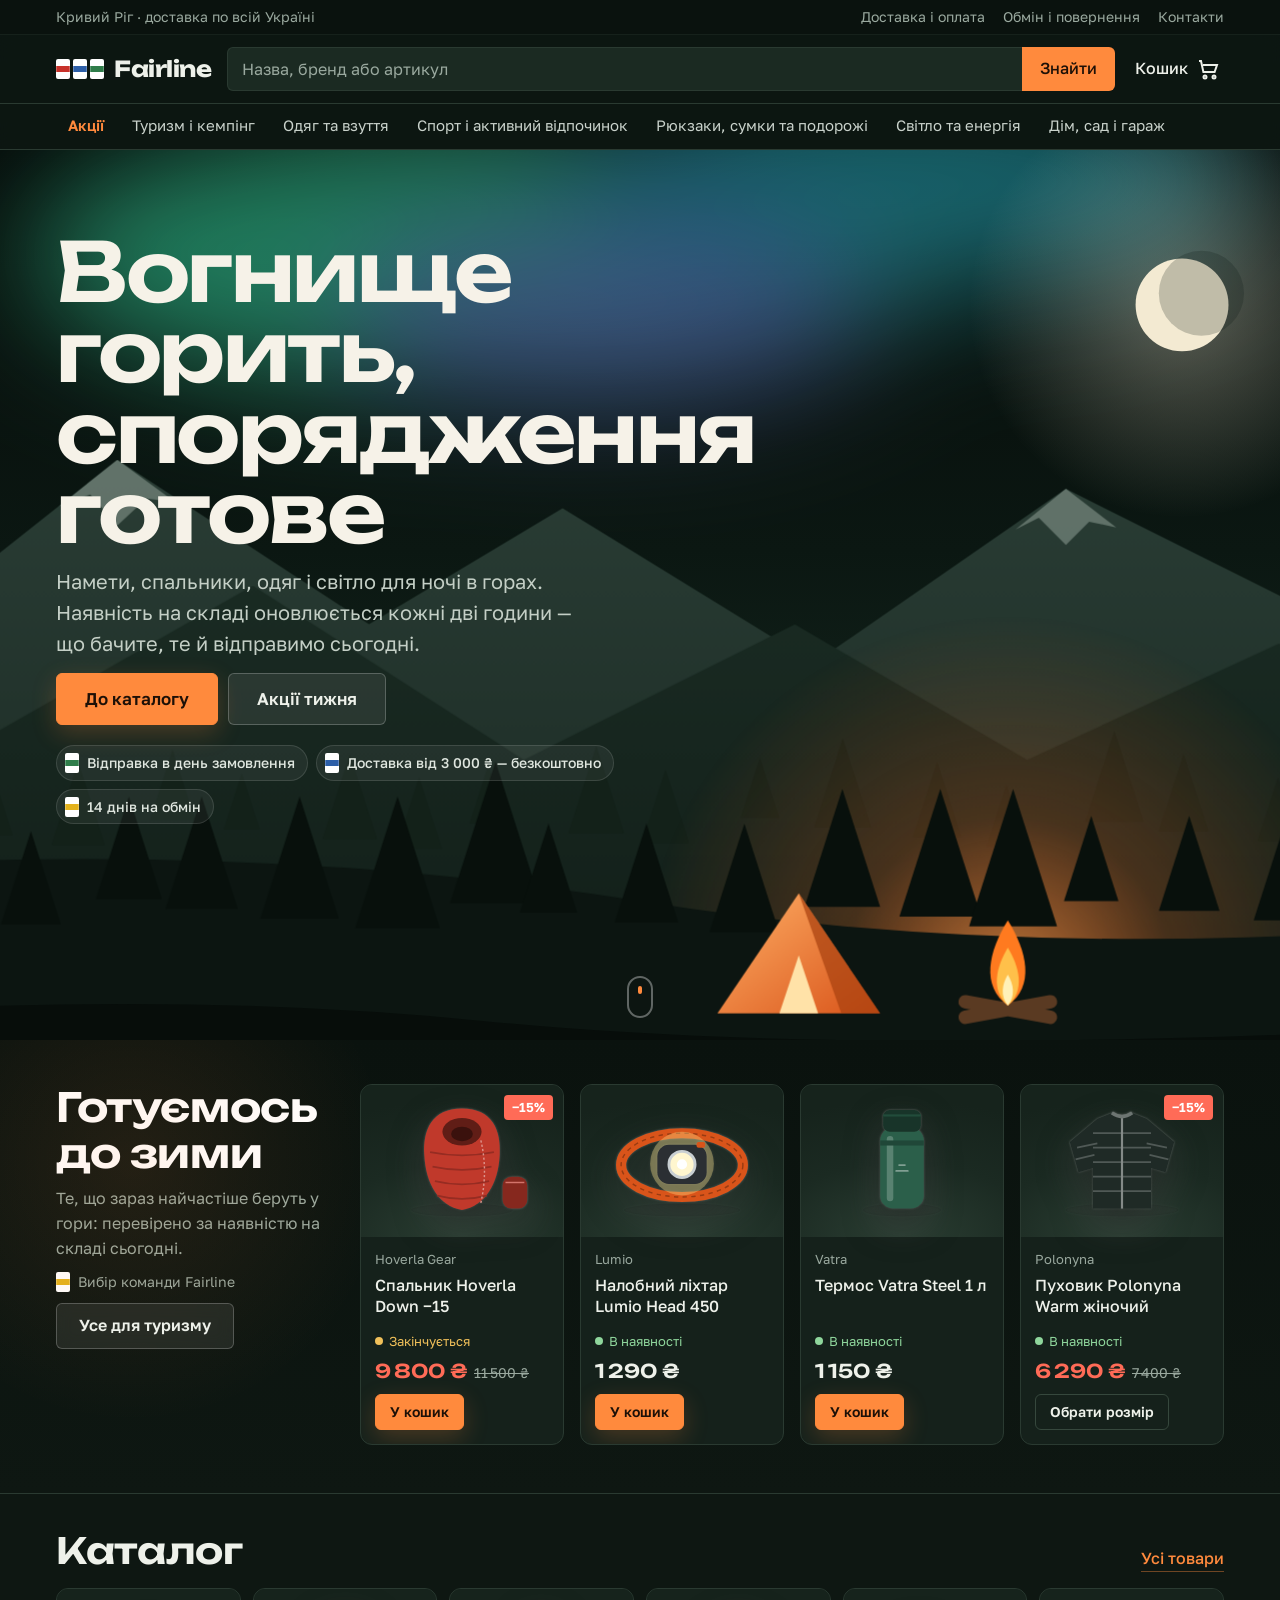
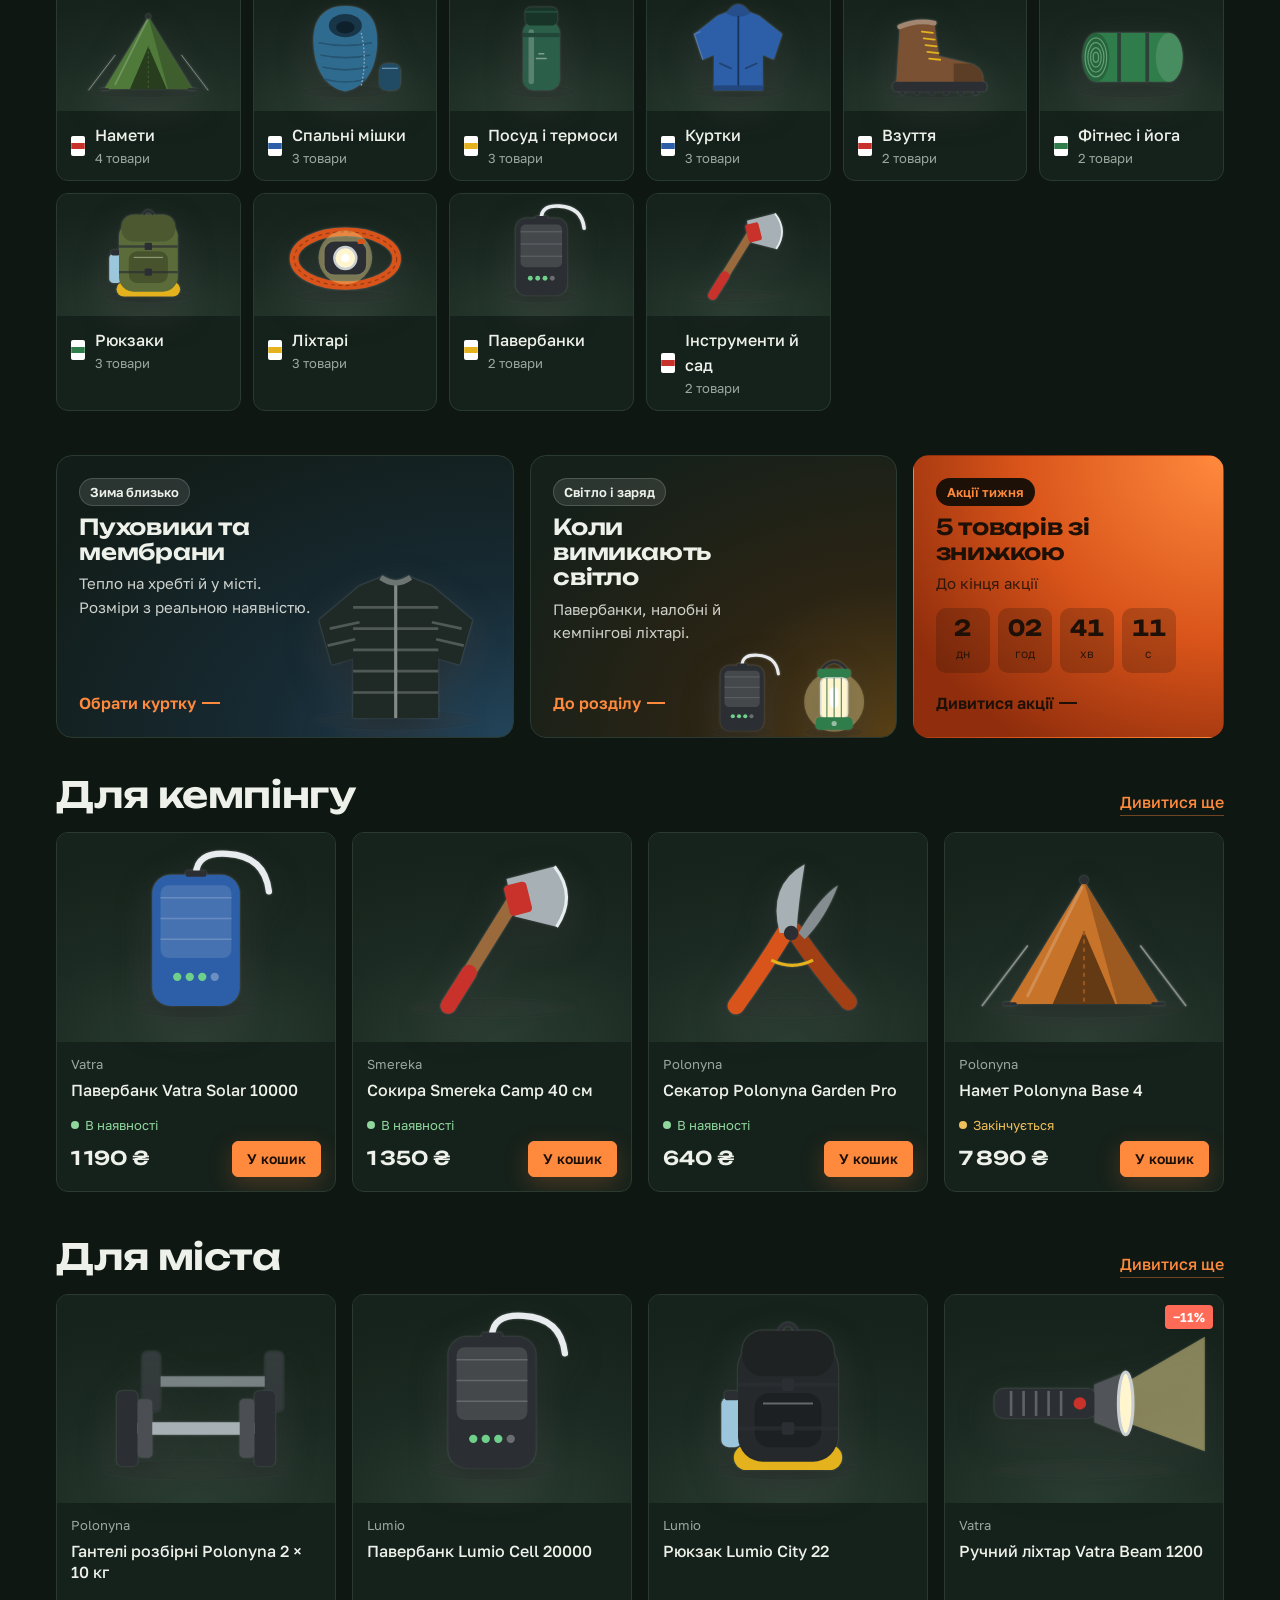
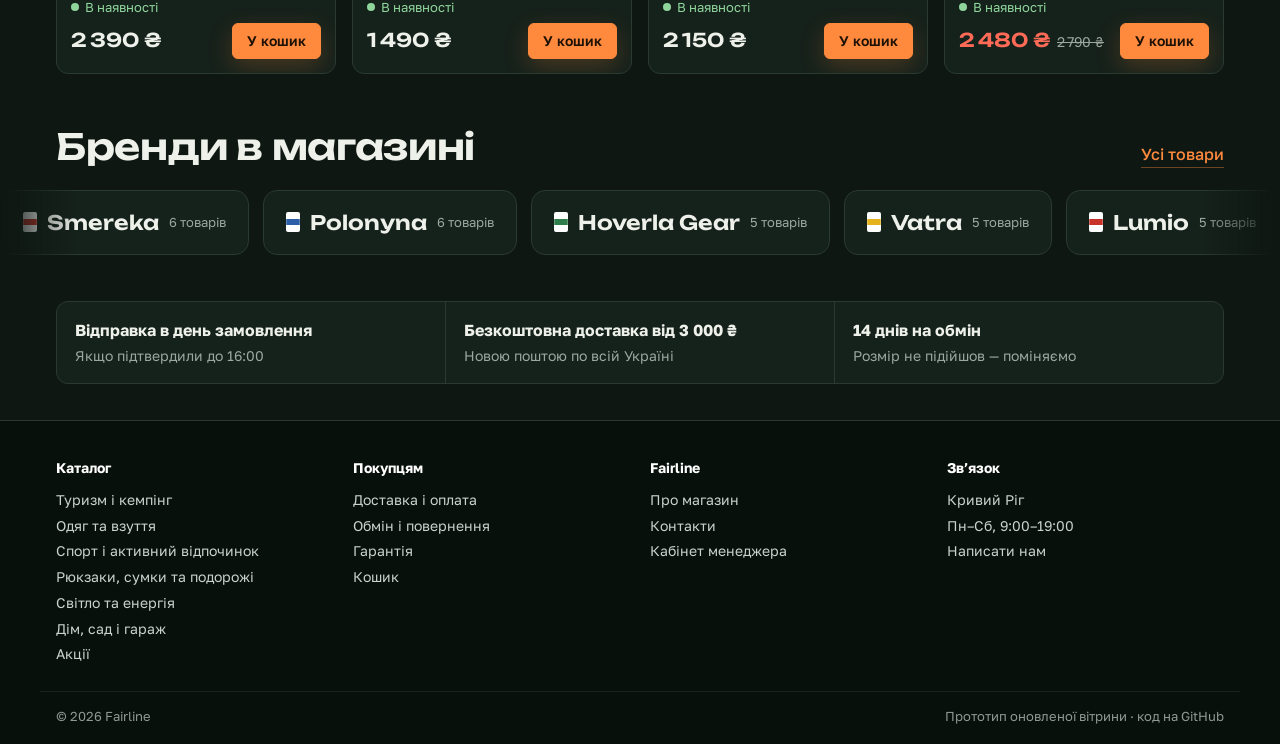
<file: index.html>
<!doctype html>
<html lang="uk">
<head>
<meta charset="utf-8">
<meta name="viewport" content="width=device-width, initial-scale=1">
<title>Fairline — спорядження для туризму та відпочинку</title>
<meta name="description" content="Fairline — спорядження для туризму, спорту, саду й дому. Доставка по Україні.">
<meta name="robots" content="noindex, nofollow">
<link rel="icon" href="data:image/svg+xml,%3Csvg xmlns='http://www.w3.org/2000/svg' viewBox='0 0 14 20'%3E%3Crect width='14' height='20' fill='%23fff'/%3E%3Crect y='6.6' width='14' height='6.8' fill='%23c8322b'/%3E%3C/svg%3E">
<link rel="preconnect" href="https://fonts.googleapis.com">
<link rel="preconnect" href="https://fonts.gstatic.com" crossorigin>
<link href="https://fonts.googleapis.com/css2?family=Golos+Text:wght@400;500;600&family=Unbounded:wght@500;600;700&display=swap" rel="stylesheet">
<link rel="stylesheet" href="assets/style.css">
</head>
<body data-page="home">
<div id="site-header"></div>
<main id="main">
<section class="hero" id="hero" aria-label="Fairline">
  <div class="hero__art" id="hero-art"></div>
  <div class="wrap hero__body">
    <div class="hero__card">
      <h1 class="hero__title"><span>Вогнище</span> <span>горить,</span> <span>спорядження</span> <span>готове</span></h1>
      <p class="hero__lead">Намети, спальники, одяг і світло для ночі в горах. Наявність на складі оновлюється кожні дві години — що бачите, те й відправимо сьогодні.</p>
      <div class="hero__actions"><a class="btn btn--lg" href="catalog.html?section=tourism">До каталогу</a><a class="btn btn--light btn--lg" href="catalog.html?sale=1">Акції тижня</a></div>
      <ul class="hero__facts">
        <li><i class="mark mark--green"></i>Відправка в день замовлення</li>
        <li><i class="mark mark--blue"></i>Доставка від 3 000 ₴ — безкоштовно</li>
        <li><i class="mark mark--yellow"></i>14 днів на обмін</li>
      </ul>
    </div>
  </div>
  <a class="hero__scroll" href="#season" aria-label="Гортати до добірки"></a>
</section>
<section class="season" id="season" aria-label="Сезонна добірка"></section>
<div class="wrap">
  <section class="section" data-reveal><div class="section__head"><h2>Каталог</h2><a href="catalog.html">Усі товари</a></div><div class="cats" id="cats"></div></section>
  <section class="promos" id="promos" aria-label="Пропозиції"></section>
  <div id="collections"></div>
</div>
<section class="brands" aria-label="Бренди" data-reveal>
  <div class="wrap section__head"><h2>Бренди в магазині</h2><a href="catalog.html">Усі товари</a></div>
  <div class="marquee" id="brands"></div>
</section>
<div class="wrap">
  <div class="strip" data-reveal>
    <a href="info.html?p=delivery"><b>Відправка в день замовлення</b><span>Якщо підтвердили до 16:00</span></a>
    <a href="info.html?p=delivery"><b>Безкоштовна доставка від 3 000 ₴</b><span>Новою поштою по всій Україні</span></a>
    <a href="info.html?p=returns"><b>14 днів на обмін</b><span>Розмір не підійшов — поміняємо</span></a>
  </div>
</div>
</main>
<div id="site-footer"></div>
<script src="assets/data.js"></script>
<script src="assets/art.js"></script>
<script src="assets/app.js"></script>
<script src="assets/motion.js"></script>

</body>
</html>
</file>
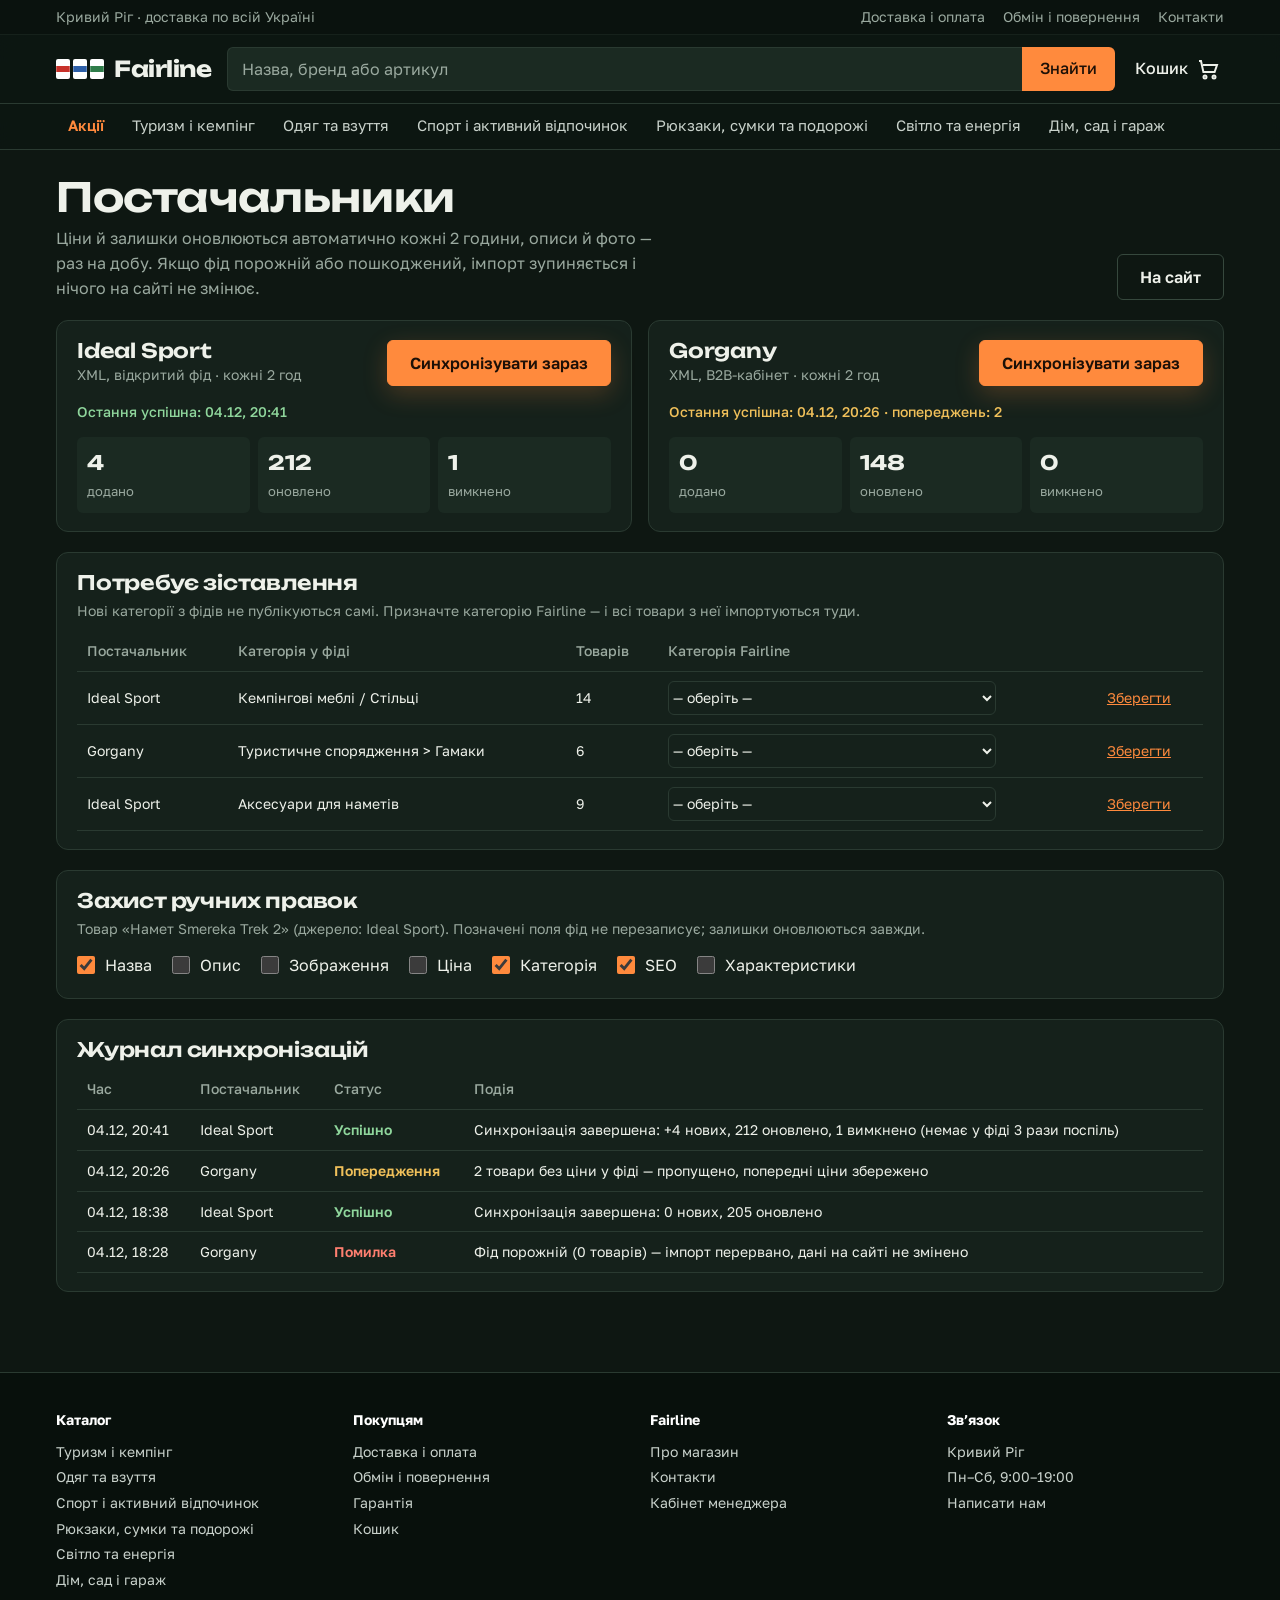
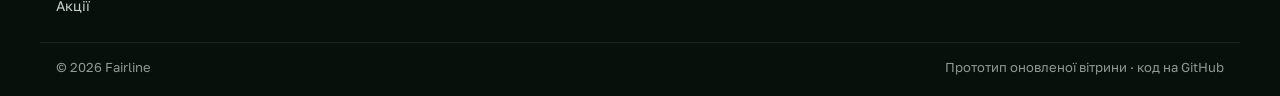
<file: admin.html>
<!doctype html>
<html lang="uk">
<head>
<meta charset="utf-8">
<meta name="viewport" content="width=device-width, initial-scale=1">
<title>Постачальники — Fairline</title>
<meta name="description" content="Fairline — спорядження для туризму, спорту, саду й дому. Доставка по Україні.">
<meta name="robots" content="noindex, nofollow">
<link rel="icon" href="data:image/svg+xml,%3Csvg xmlns='http://www.w3.org/2000/svg' viewBox='0 0 14 20'%3E%3Crect width='14' height='20' fill='%23fff'/%3E%3Crect y='6.6' width='14' height='6.8' fill='%23c8322b'/%3E%3C/svg%3E">
<link rel="preconnect" href="https://fonts.googleapis.com">
<link rel="preconnect" href="https://fonts.gstatic.com" crossorigin>
<link href="https://fonts.googleapis.com/css2?family=Golos+Text:wght@400;500;600&family=Unbounded:wght@500;600;700&display=swap" rel="stylesheet">
<link rel="stylesheet" href="assets/style.css">
</head>
<body data-page="admin">
<div id="site-header"></div>
<main id="main">
<div class="wrap admin" id="admin"></div>
</main>
<div id="site-footer"></div>
<script src="assets/data.js"></script>
<script src="assets/art.js"></script>
<script src="assets/app.js"></script>
<script src="assets/motion.js"></script>
<script src="assets/admin.js"></script>
</body>
</html>
</file>
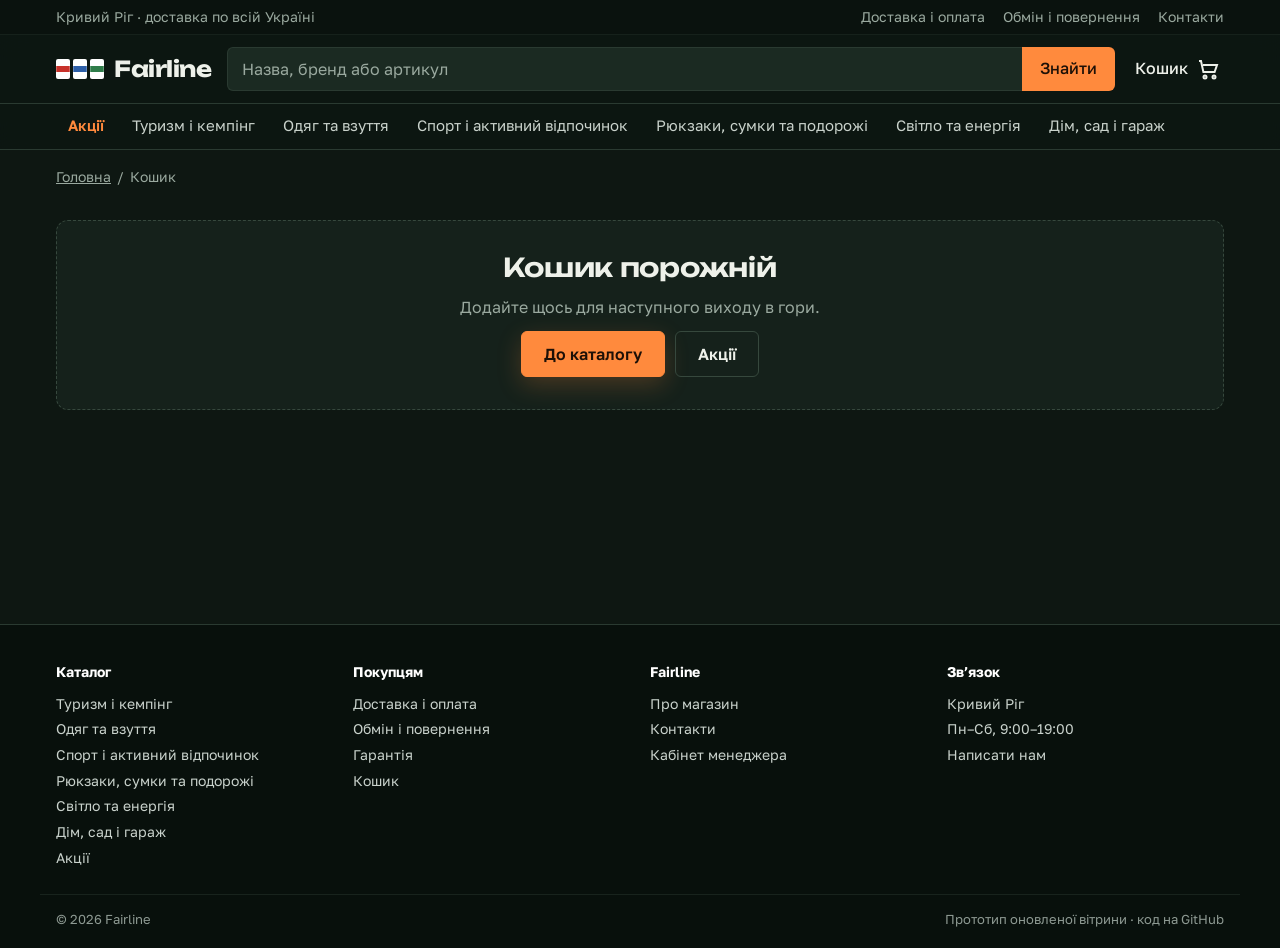
<file: cart.html>
<!doctype html>
<html lang="uk">
<head>
<meta charset="utf-8">
<meta name="viewport" content="width=device-width, initial-scale=1">
<title>Кошик — Fairline</title>
<meta name="description" content="Fairline — спорядження для туризму, спорту, саду й дому. Доставка по Україні.">
<meta name="robots" content="noindex, nofollow">
<link rel="icon" href="data:image/svg+xml,%3Csvg xmlns='http://www.w3.org/2000/svg' viewBox='0 0 14 20'%3E%3Crect width='14' height='20' fill='%23fff'/%3E%3Crect y='6.6' width='14' height='6.8' fill='%23c8322b'/%3E%3C/svg%3E">
<link rel="preconnect" href="https://fonts.googleapis.com">
<link rel="preconnect" href="https://fonts.gstatic.com" crossorigin>
<link href="https://fonts.googleapis.com/css2?family=Golos+Text:wght@400;500;600&family=Unbounded:wght@500;600;700&display=swap" rel="stylesheet">
<link rel="stylesheet" href="assets/style.css">
</head>
<body data-page="cart">
<div id="site-header"></div>
<main id="main">
<div class="wrap">
  <nav class="crumbs" aria-label="Навігація"><a href="index.html">Головна</a><span>/</span><span>Кошик</span></nav>
  <div id="cart"></div>
</div>
</main>
<div id="site-footer"></div>
<script src="assets/data.js"></script>
<script src="assets/art.js"></script>
<script src="assets/app.js"></script>
<script src="assets/motion.js"></script>

</body>
</html>
</file>
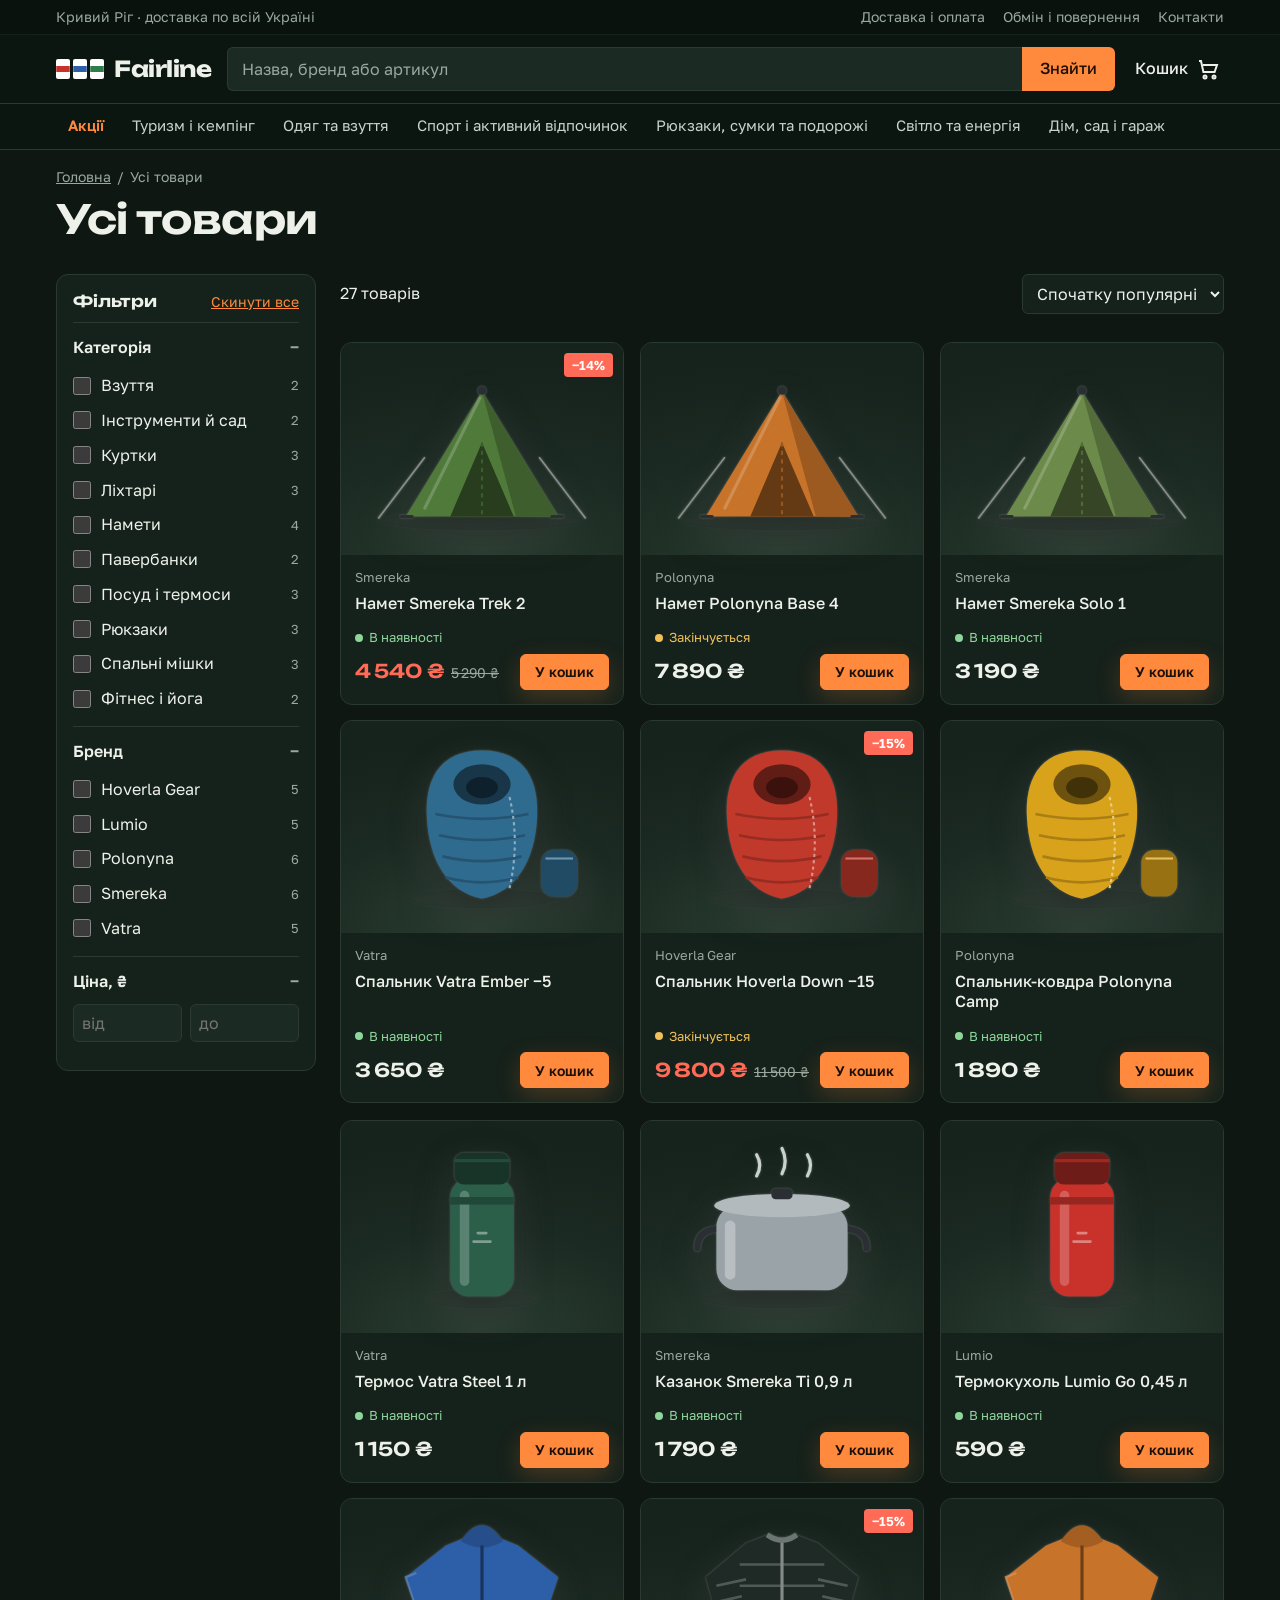
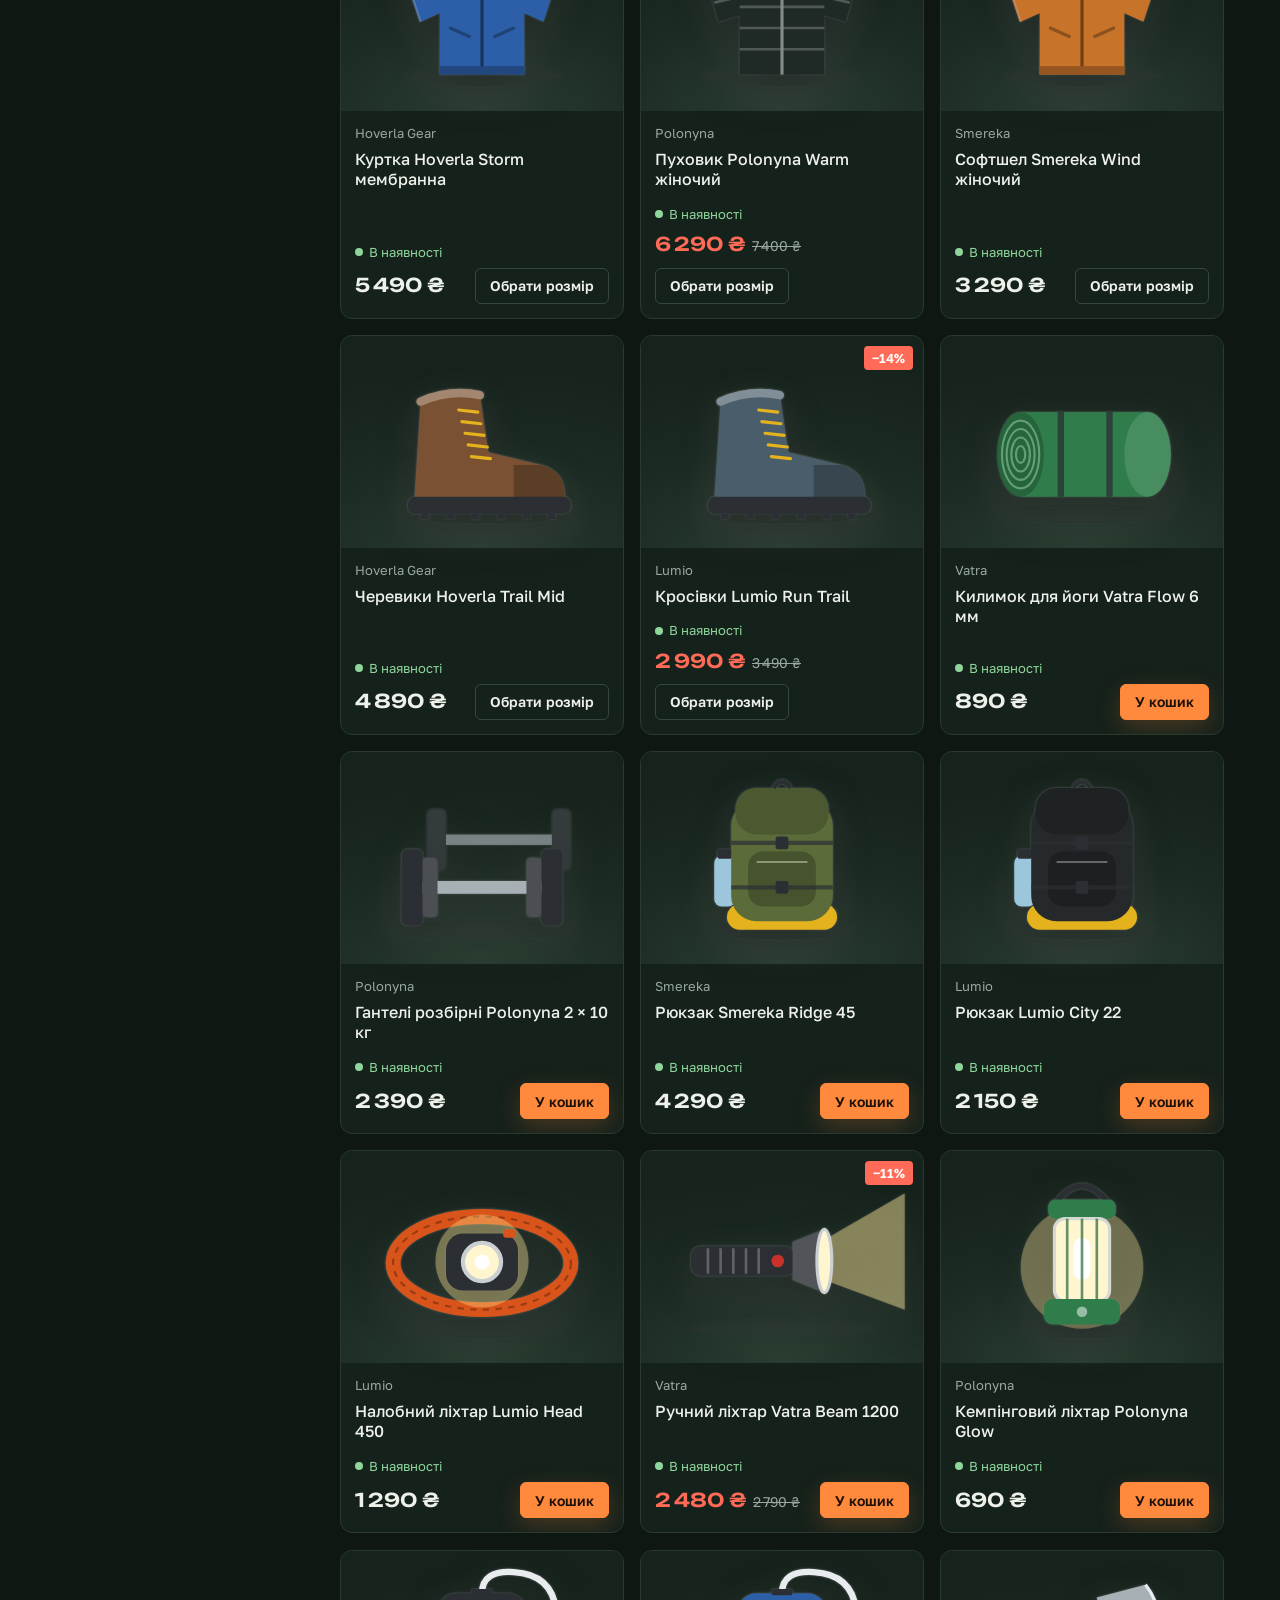
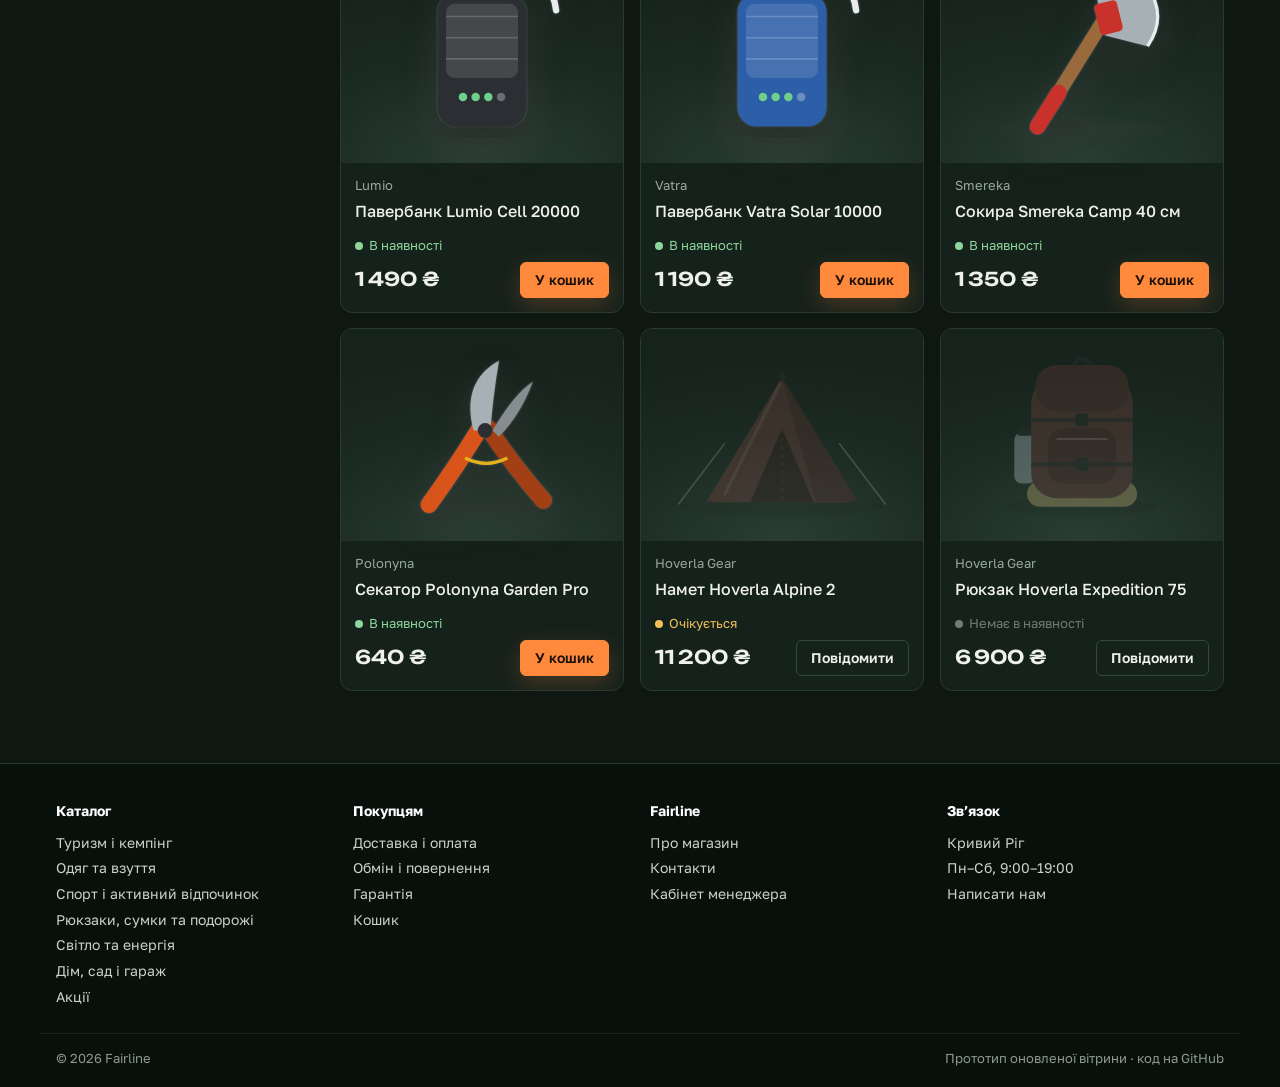
<file: catalog.html>
<!doctype html>
<html lang="uk">
<head>
<meta charset="utf-8">
<meta name="viewport" content="width=device-width, initial-scale=1">
<title>Каталог — Fairline</title>
<meta name="description" content="Fairline — спорядження для туризму, спорту, саду й дому. Доставка по Україні.">
<meta name="robots" content="noindex, nofollow">
<link rel="icon" href="data:image/svg+xml,%3Csvg xmlns='http://www.w3.org/2000/svg' viewBox='0 0 14 20'%3E%3Crect width='14' height='20' fill='%23fff'/%3E%3Crect y='6.6' width='14' height='6.8' fill='%23c8322b'/%3E%3C/svg%3E">
<link rel="preconnect" href="https://fonts.googleapis.com">
<link rel="preconnect" href="https://fonts.gstatic.com" crossorigin>
<link href="https://fonts.googleapis.com/css2?family=Golos+Text:wght@400;500;600&family=Unbounded:wght@500;600;700&display=swap" rel="stylesheet">
<link rel="stylesheet" href="assets/style.css">
</head>
<body data-page="catalog">
<div id="site-header"></div>
<main id="main">
<div class="wrap">
  <nav class="crumbs" id="crumbs" aria-label="Навігація"></nav>
  <div id="cat-head"></div>
  <div class="subcats" id="subcats"></div>
  <div class="catalog">
    <aside class="filters" id="filters" aria-label="Фільтри"></aside>
    <section>
      <div class="toolbar">
        <span id="found" aria-live="polite"></span>
        <span style="display:flex;gap:8px">
          <button class="btn btn--ghost filters-open" id="fopen">Фільтри</button>
          <label class="vh" for="sort">Сортування</label>
          <select id="sort"><option value="pop">Спочатку популярні</option><option value="cheap">Спочатку дешевші</option><option value="dear">Спочатку дорожчі</option><option value="new">Новинки</option></select>
        </span>
      </div>
      <div class="chips" id="chips"></div>
      <div id="list"></div>
    </section>
  </div>
</div>
</main>
<div id="site-footer"></div>
<script src="assets/data.js"></script>
<script src="assets/art.js"></script>
<script src="assets/app.js"></script>
<script src="assets/motion.js"></script>

</body>
</html>
</file>
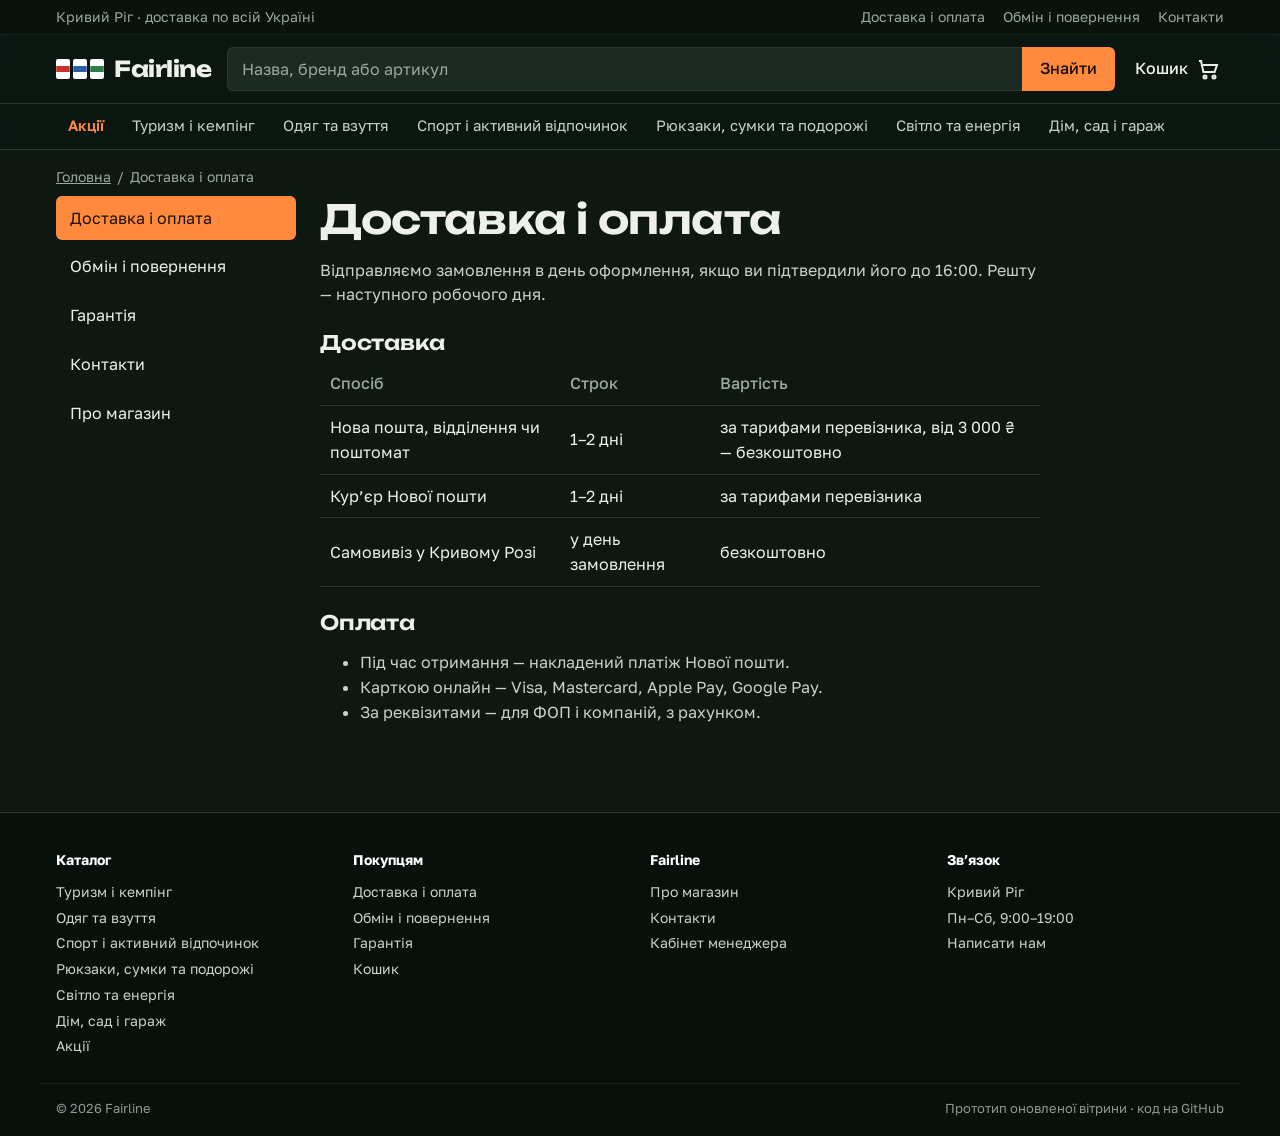
<file: info.html>
<!doctype html>
<html lang="uk">
<head>
<meta charset="utf-8">
<meta name="viewport" content="width=device-width, initial-scale=1">
<title>Покупцям — Fairline</title>
<meta name="description" content="Fairline — спорядження для туризму, спорту, саду й дому. Доставка по Україні.">
<meta name="robots" content="noindex, nofollow">
<link rel="icon" href="data:image/svg+xml,%3Csvg xmlns='http://www.w3.org/2000/svg' viewBox='0 0 14 20'%3E%3Crect width='14' height='20' fill='%23fff'/%3E%3Crect y='6.6' width='14' height='6.8' fill='%23c8322b'/%3E%3C/svg%3E">
<link rel="preconnect" href="https://fonts.googleapis.com">
<link rel="preconnect" href="https://fonts.gstatic.com" crossorigin>
<link href="https://fonts.googleapis.com/css2?family=Golos+Text:wght@400;500;600&family=Unbounded:wght@500;600;700&display=swap" rel="stylesheet">
<link rel="stylesheet" href="assets/style.css">
</head>
<body data-page="info">
<div id="site-header"></div>
<main id="main">
<div class="wrap">
  <nav class="crumbs" id="crumbs" aria-label="Навігація"></nav>
  <div class="info" id="info"></div>
</div>
</main>
<div id="site-footer"></div>
<script src="assets/data.js"></script>
<script src="assets/art.js"></script>
<script src="assets/app.js"></script>
<script src="assets/motion.js"></script>

</body>
</html>
</file>
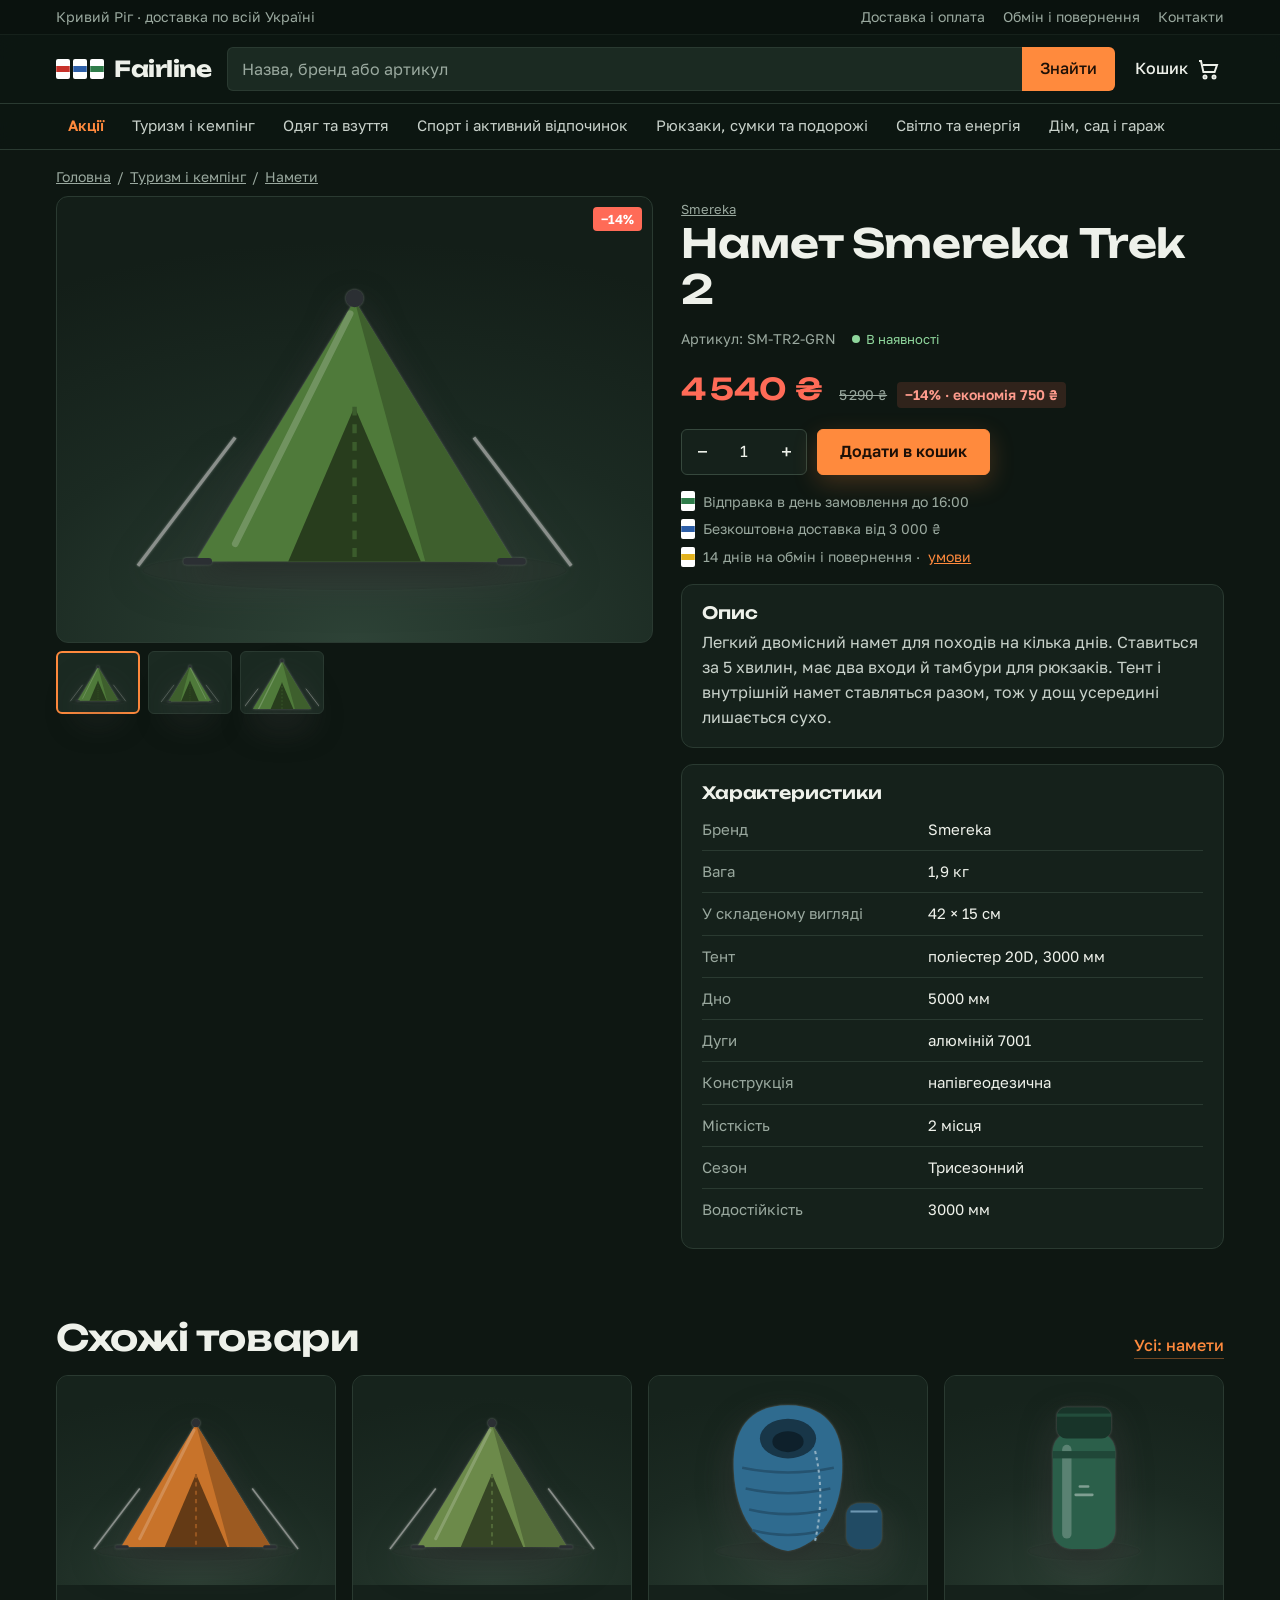
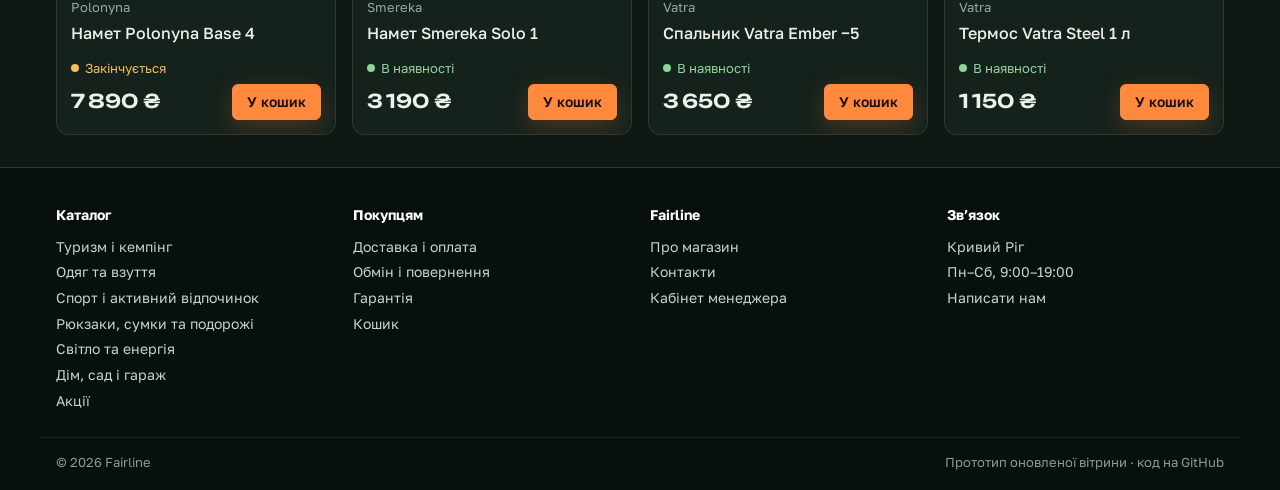
<file: product.html>
<!doctype html>
<html lang="uk">
<head>
<meta charset="utf-8">
<meta name="viewport" content="width=device-width, initial-scale=1">
<title>Товар — Fairline</title>
<meta name="description" content="Fairline — спорядження для туризму, спорту, саду й дому. Доставка по Україні.">
<meta name="robots" content="noindex, nofollow">
<link rel="icon" href="data:image/svg+xml,%3Csvg xmlns='http://www.w3.org/2000/svg' viewBox='0 0 14 20'%3E%3Crect width='14' height='20' fill='%23fff'/%3E%3Crect y='6.6' width='14' height='6.8' fill='%23c8322b'/%3E%3C/svg%3E">
<link rel="preconnect" href="https://fonts.googleapis.com">
<link rel="preconnect" href="https://fonts.gstatic.com" crossorigin>
<link href="https://fonts.googleapis.com/css2?family=Golos+Text:wght@400;500;600&family=Unbounded:wght@500;600;700&display=swap" rel="stylesheet">
<link rel="stylesheet" href="assets/style.css">
</head>
<body data-page="product">
<div id="site-header"></div>
<main id="main">
<div class="wrap">
  <nav class="crumbs" id="crumbs" aria-label="Навігація"></nav>
  <div class="product" id="product"></div>
  <div id="similar"></div>
</div>
</main>
<div id="site-footer"></div>
<script src="assets/data.js"></script>
<script src="assets/art.js"></script>
<script src="assets/app.js"></script>
<script src="assets/motion.js"></script>

</body>
</html>
</file>
<file: assets/style.css>
/* Fairline — оновлена вітрина.
   Мотив: туристичне маркування стежок (біла смуга — кольорова — біла).
   Кольори маркування = кольори розділів каталогу. */

:root {
  --page: #edf0ec;
  --surface: #ffffff;
  --soft: #f5f7f4;
  --ink: #16211b;
  --muted: #5b6760;
  --line: #d3d9d2;
  --spruce: #1f4a38;
  --spruce-2: #2b6249;
  --spruce-tint: #e3ece6;
  --blaze: #d9541a;
  --ok: #2f7d4a;
  --wait: #a66f00;
  --out: #8a8f8b;
  --err: #b42318;

  --mark-red: #c8322b;
  --mark-blue: #2d5fa8;
  --mark-green: #2f7d4a;
  --mark-yellow: #e3b21c;

  --f-display: 'Unbounded', 'Golos Text', system-ui, sans-serif;
  --f-body: 'Golos Text', system-ui, -apple-system, 'Segoe UI', sans-serif;

  --r-s: 6px;
  --r-m: 12px;
  --wrap: 1200px;
  color-scheme: light;
}

* { box-sizing: border-box; }
html { -webkit-text-size-adjust: 100%; scroll-behavior: smooth; }
@media (prefers-reduced-motion: reduce) { html { scroll-behavior: auto; } * { transition: none !important; } }
body { margin: 0; background: var(--page); color: var(--ink); font: 16px/1.55 var(--f-body); }
img, svg { display: block; max-width: 100%; }
a { color: inherit; }
button, input, select, textarea { font: inherit; color: inherit; }
:focus-visible { outline: 3px solid var(--mark-yellow); outline-offset: 2px; }
main { min-height: 50vh; }

.wrap { max-width: var(--wrap); margin: 0 auto; padding: 0 16px; }

h1, h2, h3 { font-family: var(--f-display); font-weight: 600; line-height: 1.15; margin: 0; letter-spacing: -0.01em; }
h1 { font-size: clamp(26px, 4vw, 40px); }
h2 { font-size: clamp(20px, 2.6vw, 26px); }
h3 { font-size: 17px; }

/* ---------- trail mark ---------- */
.mark {
  display: inline-block; flex: none; width: 14px; height: 20px;
  background: linear-gradient(#fff 0 33%, var(--c, var(--mark-red)) 33% 67%, #fff 67%);
  border: 1px solid rgba(0,0,0,.18); border-radius: 2px;
}
.mark--red { --c: var(--mark-red); }
.mark--blue { --c: var(--mark-blue); }
.mark--green { --c: var(--mark-green); }
.mark--yellow { --c: var(--mark-yellow); }

/* ---------- header ---------- */
.topbar { background: var(--spruce); color: #dfe9e2; font-size: 14px; }
.topbar .wrap { display: flex; gap: 24px; justify-content: space-between; padding-top: 6px; padding-bottom: 6px; }
.topbar a { text-decoration: none; }
.topbar a:hover { text-decoration: underline; }
.topbar nav { display: flex; gap: 18px; }

.header { background: var(--surface); border-bottom: 1px solid var(--line); position: sticky; top: 0; z-index: 30; }
.header__row { display: flex; align-items: center; gap: 16px; padding-top: 12px; padding-bottom: 12px; }
.logo { display: flex; align-items: center; gap: 10px; text-decoration: none; }
.logo__marks { display: flex; gap: 3px; }
.logo__text { font-family: var(--f-display); font-weight: 700; font-size: 22px; letter-spacing: -0.02em; }

.search { flex: 1; display: flex; min-width: 0; position: relative; }
.search input {
  flex: 1; min-width: 0; height: 44px; padding: 0 14px;
  border: 1.5px solid var(--line); border-right: 0; border-radius: var(--r-s) 0 0 var(--r-s); background: #fafbfa;
}
.search input:focus { border-color: var(--spruce); outline: none; }
.search button { height: 44px; padding: 0 18px; border: 0; border-radius: 0 var(--r-s) var(--r-s) 0; background: var(--spruce); color: #fff; cursor: pointer; font-weight: 500; }
.search button:hover { background: var(--spruce-2); }
.suggest {
  position: absolute; top: calc(100% + 4px); left: 0; right: 0; z-index: 35;
  background: var(--surface); border: 1px solid var(--line); border-radius: var(--r-m);
  box-shadow: 0 12px 32px rgba(16,32,24,.16); overflow: hidden;
}
.suggest a { display: flex; align-items: center; gap: 12px; padding: 8px 12px; text-decoration: none; }
.suggest a:hover, .suggest a.is-active { background: var(--spruce-tint); }
.suggest svg { width: 52px; height: 40px; flex: none; background: var(--soft); border-radius: 6px; }
.suggest small { display: block; color: var(--muted); }
.suggest__all { border-top: 1px solid var(--line); font-weight: 500; color: var(--spruce); }
.suggest__empty { padding: 12px; color: var(--muted); }

.cart-link { position: relative; display: flex; align-items: center; gap: 8px; text-decoration: none; font-weight: 500; padding: 8px 4px; }
.cart-link:hover { color: var(--spruce); }
.cart-link__count[hidden] { display: none; }
.cart-link__count {
  min-width: 20px; height: 20px; padding: 0 6px; border-radius: 10px;
  background: var(--blaze); color: #fff; font-size: 12px; font-weight: 600; display: inline-grid; place-items: center;
}

.nav { border-top: 1px solid var(--line); }
.nav ul { list-style: none; margin: 0; padding: 0; display: flex; gap: 4px; overflow-x: auto; scrollbar-width: none; }
.nav ul::-webkit-scrollbar { display: none; }
.nav a { display: block; padding: 10px 12px; text-decoration: none; white-space: nowrap; font-size: 15px; border-bottom: 2px solid transparent; }
.nav a:hover, .nav a[aria-current] { border-bottom-color: var(--spruce); }
.nav a.is-sale { color: var(--blaze); font-weight: 600; }

/* ---------- buttons ---------- */
.btn {
  display: inline-flex; align-items: center; justify-content: center; gap: 8px;
  height: 46px; padding: 0 22px; border-radius: var(--r-s);
  border: 1.5px solid var(--spruce); background: var(--spruce); color: #fff;
  font-weight: 600; text-decoration: none; cursor: pointer; white-space: nowrap;
}
.btn:hover { background: var(--spruce-2); border-color: var(--spruce-2); }
.btn--ghost { background: transparent; color: var(--spruce); }
.btn--ghost:hover { background: var(--spruce-tint); color: var(--spruce); }
.btn--light { background: #fff; border-color: #fff; color: var(--spruce); }
.btn--light:hover { background: var(--spruce-tint); border-color: var(--spruce-tint); }
.btn--sm { height: 36px; padding: 0 14px; font-size: 14px; }
.btn[disabled] { background: var(--out); border-color: var(--out); color: #fff; cursor: not-allowed; }
.linkbtn { background: none; border: 0; padding: 0; color: var(--spruce); text-decoration: underline; cursor: pointer; font-size: 14px; }
.iconbtn { width: 36px; height: 36px; border: 1px solid var(--line); border-radius: var(--r-s); background: var(--surface); cursor: pointer; display: grid; place-items: center; }
.iconbtn:hover { border-color: var(--spruce); }

/* ---------- product card ---------- */
.grid { display: grid; gap: 16px; grid-template-columns: repeat(auto-fill, minmax(220px, 1fr)); }
.card {
  position: relative; display: flex; flex-direction: column;
  background: var(--surface); border: 1px solid var(--line); border-radius: var(--r-m); overflow: hidden;
}
.card:hover { border-color: var(--spruce); }
.card__link { text-decoration: none; display: flex; flex-direction: column; flex: 1; }
.card__link::after { content: ''; position: absolute; inset: 0; } /* уся картка клікабельна */
.card__img { aspect-ratio: 4 / 3; background: var(--soft); display: grid; place-items: center; padding: 8px 14px; }
.card__img svg { width: 100%; height: 100%; }
.card__body { padding: 12px 14px 14px; display: flex; flex-direction: column; gap: 6px; flex: 1; }
.card__brand { font-size: 13px; color: var(--muted); }
.card__name { font-weight: 500; line-height: 1.3; }
.card__foot { margin-top: auto; display: flex; align-items: center; justify-content: space-between; gap: 8px; flex-wrap: wrap; }
.card__buy { position: relative; z-index: 1; } /* над посиланням картки */
.card__pin { position: absolute; top: 10px; left: 10px; z-index: 1; }
.card.is-out .card__img svg { opacity: .45; filter: grayscale(.6); }
.discount { position: absolute; top: 10px; right: 10px; z-index: 1; background: var(--blaze); color: #fff; font-weight: 600; font-size: 13px; padding: 2px 8px; border-radius: 4px; }

.price { font-family: var(--f-display); font-weight: 600; font-size: 19px; white-space: nowrap; }
.price--sale { color: var(--blaze); }
.price-old { color: var(--muted); text-decoration: line-through; font-size: 14px; margin-left: 6px; white-space: nowrap; }

.stock { font-size: 13px; display: inline-flex; align-items: center; gap: 6px; white-space: nowrap; }
.stock::before { content: ''; width: 8px; height: 8px; border-radius: 50%; background: currentColor; }
.stock--in { color: var(--ok); }
.stock--low { color: var(--wait); }
.stock--wait { color: var(--wait); }
.stock--out { color: var(--out); }

/* ---------- home ---------- */
.hero { position: relative; overflow: hidden; background: #f2e6cf; min-height: 380px; display: flex; align-items: center; }
.hero__art { position: absolute; inset: 0; }
.hero__art svg { width: 100%; height: 100%; }
.hero__body { position: relative; padding-top: 48px; padding-bottom: 120px; width: 100%; }
.hero__card { max-width: 520px; display: flex; flex-direction: column; gap: 14px; }
.hero h1 { font-size: clamp(30px, 5vw, 52px); color: var(--spruce); }
.hero p { margin: 0; font-size: 18px; color: #2c3b33; max-width: 40ch; }
.hero__actions { display: flex; gap: 10px; flex-wrap: wrap; }

.season { background: var(--spruce); color: #fff; }
.season__inner { display: grid; gap: 24px; grid-template-columns: 1fr; padding-top: 32px; padding-bottom: 36px; }
.season__head { display: flex; flex-direction: column; gap: 10px; max-width: 46ch; }
.season__head p { margin: 0; color: #cfe0d5; }
.season__note { font-size: 14px; color: #a9c4b3; display: flex; align-items: center; gap: 8px; }
.season .card { color: var(--ink); border-color: transparent; }
.season .grid { grid-template-columns: repeat(auto-fill, minmax(190px, 1fr)); }
@media (min-width: 1100px) { .season .grid { grid-template-columns: repeat(4, 1fr); } }
@media (min-width: 960px) { .season__inner { grid-template-columns: 280px 1fr; align-items: start; padding-top: 44px; padding-bottom: 48px; } }

.section { padding: 36px 0 8px; }
.section__head { display: flex; justify-content: space-between; align-items: baseline; gap: 16px; margin-bottom: 16px; }
.section__head a { color: var(--spruce); font-weight: 500; }

.cats { display: grid; gap: 12px; grid-template-columns: repeat(auto-fill, minmax(180px, 1fr)); }
.cat-tile {
  display: flex; flex-direction: column; background: var(--surface); border: 1px solid var(--line);
  border-radius: var(--r-m); text-decoration: none; overflow: hidden;
}
.cat-tile:hover { border-color: var(--spruce); }
.cat-tile__img { background: var(--soft); aspect-ratio: 16 / 10; padding: 6px 18px; }
.cat-tile__img svg { width: 100%; height: 100%; }
.cat-tile__name { display: flex; align-items: center; gap: 10px; padding: 12px 14px; font-weight: 500; }
.cat-tile__name small { display: block; color: var(--muted); font-weight: 400; font-size: 13px; }

.strip { display: grid; gap: 1px; background: var(--line); border: 1px solid var(--line); border-radius: var(--r-m); overflow: hidden; grid-template-columns: repeat(auto-fit, minmax(220px, 1fr)); margin: 36px 0; }
.strip > a { background: var(--surface); padding: 16px 18px; text-decoration: none; }
.strip > a:hover { background: var(--spruce-tint); }
.strip b { display: block; }
.strip span { color: var(--muted); font-size: 14px; }

/* ---------- breadcrumbs ---------- */
.crumbs { font-size: 14px; color: var(--muted); padding: 16px 0 8px; display: flex; flex-wrap: wrap; gap: 6px; }
.crumbs a { color: var(--muted); }

/* ---------- catalog ---------- */
.catalog { display: grid; gap: 24px; grid-template-columns: 1fr; padding-bottom: 48px; }
@media (min-width: 900px) { .catalog { grid-template-columns: 260px 1fr; } }
.cat-title { display: flex; align-items: center; gap: 12px; margin-bottom: 6px; }
.subcats { display: flex; flex-wrap: wrap; gap: 8px; margin: 14px 0 18px; }
.subcats a { padding: 6px 12px; border: 1px solid var(--line); border-radius: 999px; background: var(--surface); text-decoration: none; font-size: 14px; display: inline-flex; align-items: center; gap: 8px; }
.subcats a:hover { border-color: var(--spruce); }
.subcats a[aria-current] { background: var(--spruce); border-color: var(--spruce); color: #fff; }

.toolbar { display: flex; justify-content: space-between; align-items: center; gap: 12px; margin-bottom: 14px; flex-wrap: wrap; }
.toolbar select { height: 40px; border: 1px solid var(--line); border-radius: var(--r-s); background: var(--surface); padding: 0 10px; }
.chips { display: flex; flex-wrap: wrap; gap: 6px; margin-bottom: 14px; }
.chip { display: inline-flex; align-items: center; gap: 6px; padding: 4px 10px; border-radius: 999px; background: #dfe8e1; border: 0; cursor: pointer; font-size: 14px; }
.chip::after { content: '×'; font-size: 16px; line-height: 1; color: var(--muted); }

.filters { background: var(--surface); border: 1px solid var(--line); border-radius: var(--r-m); padding: 6px 16px 16px; align-self: start; }
.filters__head { display: flex; justify-content: space-between; align-items: center; padding: 10px 0; gap: 8px; }
.filters__head h3 { font-size: 16px; }
.fgroup { border-top: 1px solid var(--line); padding: 12px 0; }
.fgroup > summary { cursor: pointer; font-weight: 600; list-style: none; display: flex; justify-content: space-between; }
.fgroup > summary::-webkit-details-marker { display: none; }
.fgroup > summary::after { content: '+'; color: var(--muted); }
.fgroup[open] > summary::after { content: '−'; }
.fgroup ul { list-style: none; margin: 10px 0 0; padding: 0; display: grid; gap: 4px; }
.fopt { display: flex; align-items: center; gap: 10px; cursor: pointer; padding: 3px 0; }
.fopt input { width: 18px; height: 18px; accent-color: var(--spruce); margin: 0; flex: none; }
.fopt .n { margin-left: auto; color: var(--muted); font-size: 13px; }
.prange { display: flex; gap: 8px; margin-top: 10px; }
.prange input { width: 100%; height: 38px; border: 1px solid var(--line); border-radius: var(--r-s); padding: 0 8px; }

.filters-open { display: none; }
.filters__close, .filters__apply { display: none; }
@media (max-width: 899px) {
  .filters-open { display: inline-flex; height: 40px; }
  .filters {
    position: fixed; inset: 0 0 0 auto; width: min(360px, 92vw); z-index: 50;
    border-radius: 0; overflow-y: auto; transform: translateX(100%); visibility: hidden;
    transition: transform .25s ease, visibility .25s; padding-bottom: 88px;
  }
  .filters.is-open { transform: none; visibility: visible; box-shadow: -12px 0 40px rgba(0,0,0,.25); }
  .filters__close { display: inline-block; }
  .filters__apply { display: flex; position: fixed; bottom: 0; right: 0; width: min(360px, 92vw); padding: 12px 16px; background: var(--surface); border-top: 1px solid var(--line); }
  .filters__apply .btn { flex: 1; }
  .scrim { position: fixed; inset: 0; background: rgba(10,20,15,.45); z-index: 49; }
}

.empty { background: var(--surface); border: 1px dashed var(--line); border-radius: var(--r-m); padding: 32px; text-align: center; display: grid; gap: 12px; justify-items: center; }
.empty p { margin: 0; color: var(--muted); }

/* ---------- product ---------- */
.product { display: grid; gap: 28px; grid-template-columns: 1fr; padding-bottom: 32px; }
@media (min-width: 900px) { .product { grid-template-columns: 1.1fr 1fr; } }
.gallery__main { background: var(--surface); border: 1px solid var(--line); border-radius: var(--r-m); aspect-ratio: 4 / 3; display: grid; place-items: center; padding: 24px; position: relative; }
.gallery__main svg { width: 100%; height: 100%; }
.thumbs { display: flex; gap: 8px; margin-top: 8px; }
.thumbs button { width: 84px; aspect-ratio: 4 / 3; border: 1px solid var(--line); background: var(--surface); border-radius: var(--r-s); padding: 4px; cursor: pointer; }
.thumbs button svg { width: 100%; height: 100%; }
.thumbs button[aria-pressed='true'] { border: 2px solid var(--spruce); }

.buy { display: flex; flex-direction: column; gap: 16px; }
.buy__meta { display: flex; gap: 16px; flex-wrap: wrap; color: var(--muted); font-size: 14px; }
.buy__price { display: flex; align-items: baseline; gap: 10px; flex-wrap: wrap; }
.buy__price .price { font-size: 30px; }
.save { background: #fbe5da; color: #9a3a10; font-weight: 600; font-size: 14px; padding: 2px 8px; border-radius: 4px; }
.perks { list-style: none; margin: 0; padding: 0; display: grid; gap: 6px; font-size: 14px; color: var(--muted); }
.perks li { display: flex; gap: 8px; align-items: center; }

.sizes { display: flex; flex-wrap: wrap; gap: 8px; }
.size { min-width: 52px; height: 44px; padding: 0 12px; border-radius: var(--r-s); border: 1.5px solid var(--line); background: var(--surface); cursor: pointer; font-weight: 500; }
.size:hover:not(:disabled) { border-color: var(--spruce); }
.size[aria-pressed='true'] { border-color: var(--spruce); background: var(--spruce); color: #fff; }
.size:disabled { color: var(--out); background: #f2f3f2; cursor: not-allowed; text-decoration: line-through; }
.hint { font-size: 14px; color: var(--muted); margin: 0 0 8px; }
.hint--warn { color: var(--blaze); font-weight: 500; }

.qty-row { display: flex; gap: 10px; flex-wrap: wrap; }
.qty { display: inline-flex; border: 1.5px solid var(--line); border-radius: var(--r-s); background: var(--surface); height: 46px; }
.qty button { width: 40px; border: 0; background: none; cursor: pointer; font-size: 20px; }
.qty button:hover { color: var(--spruce); }
.qty input { width: 44px; text-align: center; border: 0; background: none; }
.qty--sm { height: 36px; }
.qty--sm button { width: 32px; }
.qty--sm input { width: 34px; }

.panel { background: var(--surface); border: 1px solid var(--line); border-radius: var(--r-m); padding: 18px 20px; }
.specs { width: 100%; border-collapse: collapse; font-size: 15px; }
.specs th, .specs td { text-align: left; padding: 9px 0; border-bottom: 1px solid var(--line); vertical-align: top; }
.specs th { font-weight: 400; color: var(--muted); width: 45%; padding-right: 12px; }
.specs tr:last-child th, .specs tr:last-child td { border-bottom: 0; }
.desc p { margin: 8px 0 0; max-width: 68ch; }

.toast { position: fixed; left: 50%; bottom: 20px; transform: translateX(-50%); background: var(--ink); color: #fff; padding: 12px 18px; border-radius: var(--r-s); z-index: 80; display: flex; gap: 14px; align-items: center; max-width: calc(100vw - 32px); }
.toast a { color: #ffd38a; font-weight: 600; white-space: nowrap; }

/* ---------- cart & checkout ---------- */
.cartpage { display: grid; gap: 24px; grid-template-columns: 1fr; padding-bottom: 48px; }
@media (min-width: 960px) { .cartpage { grid-template-columns: 1fr 380px; align-items: start; } }
.cart-items { display: grid; gap: 10px; }
.citem { display: grid; grid-template-columns: 96px 1fr auto; gap: 14px; align-items: center; background: var(--surface); border: 1px solid var(--line); border-radius: var(--r-m); padding: 10px 14px 10px 10px; }
.citem__img { background: var(--soft); border-radius: var(--r-s); aspect-ratio: 4 / 3; padding: 4px; }
.citem__img svg { width: 100%; height: 100%; }
.citem__name { font-weight: 500; text-decoration: none; }
.citem__name:hover { color: var(--spruce); text-decoration: underline; }
.citem__meta { font-size: 14px; color: var(--muted); }
.citem__side { display: flex; flex-direction: column; align-items: flex-end; gap: 8px; }
.citem__row { display: flex; gap: 10px; align-items: center; margin-top: 6px; flex-wrap: wrap; }
@media (max-width: 560px) { .citem { grid-template-columns: 72px 1fr; } .citem__side { grid-column: 1 / -1; flex-direction: row; justify-content: space-between; align-items: center; } }

.summary { position: sticky; top: 140px; display: grid; gap: 14px; }
.summary__row { display: flex; justify-content: space-between; gap: 12px; }
.summary__total { font-family: var(--f-display); font-weight: 600; font-size: 22px; border-top: 1px solid var(--line); padding-top: 12px; }

.form { display: grid; gap: 14px; }
.field { display: grid; gap: 6px; }
.field label { font-weight: 500; font-size: 15px; }
.field input, .field select, .field textarea { height: 44px; border: 1.5px solid var(--line); border-radius: var(--r-s); padding: 0 12px; background: #fafbfa; }
.field textarea { height: 84px; padding: 10px 12px; resize: vertical; }
.field input:focus, .field select:focus, .field textarea:focus { border-color: var(--spruce); outline: none; }
.field.has-error input, .field.has-error select { border-color: var(--err); }
.field__err { color: var(--err); font-size: 13px; }
.radios { display: grid; gap: 8px; }
.radio { display: flex; gap: 10px; align-items: flex-start; padding: 10px 12px; border: 1.5px solid var(--line); border-radius: var(--r-s); cursor: pointer; background: #fafbfa; }
.radio:has(input:checked) { border-color: var(--spruce); background: var(--spruce-tint); }
.radio input { accent-color: var(--spruce); margin-top: 4px; }
.radio small { display: block; color: var(--muted); }
.row2 { display: grid; gap: 14px; grid-template-columns: 1fr; }
@media (min-width: 640px) { .row2 { grid-template-columns: 1fr 1fr; } }

.success { text-align: center; display: grid; gap: 14px; justify-items: center; padding: 48px 20px; }
.success__badge { width: 64px; height: 64px; border-radius: 50%; background: var(--spruce-tint); display: grid; place-items: center; }

/* ---------- info ---------- */
.info { display: grid; gap: 24px; grid-template-columns: 1fr; padding-bottom: 48px; }
@media (min-width: 900px) { .info { grid-template-columns: 240px 1fr; } }
.info__nav { display: grid; gap: 4px; align-self: start; }
.info__nav a { padding: 10px 14px; border-radius: var(--r-s); text-decoration: none; }
.info__nav a:hover { background: var(--surface); }
.info__nav a[aria-current] { background: var(--spruce); color: #fff; }
.info__body { max-width: 72ch; }
.info__body h2 { margin: 24px 0 8px; font-size: 20px; }
.info__body p, .info__body li { color: #2c3b33; }
.info__body table { width: 100%; border-collapse: collapse; margin: 8px 0; }
.info__body th, .info__body td { text-align: left; padding: 9px 10px; border-bottom: 1px solid var(--line); }
.info__body th { color: var(--muted); font-weight: 500; }

/* ---------- admin ---------- */
.admin { padding-top: 24px; padding-bottom: 56px; display: grid; gap: 20px; grid-template-columns: minmax(0, 1fr); }
.admin__head { display: flex; justify-content: space-between; align-items: end; gap: 16px; flex-wrap: wrap; }
.admin__head p { margin: 6px 0 0; color: var(--muted); max-width: 62ch; }
.suppliers { display: grid; gap: 16px; grid-template-columns: repeat(auto-fit, minmax(300px, 1fr)); }
.sup { display: flex; flex-direction: column; gap: 14px; }
.sup__top { display: flex; justify-content: space-between; align-items: center; gap: 12px; flex-wrap: wrap; }
.sup__stats { display: grid; grid-template-columns: repeat(3, 1fr); gap: 8px; }
.sup__stats div { background: var(--soft); border-radius: var(--r-s); padding: 10px; }
.sup__stats b { display: block; font-family: var(--f-display); font-size: 20px; }
.sup__stats span { font-size: 13px; color: var(--muted); }
.status { font-size: 14px; font-weight: 500; }
.status--ok { color: var(--ok); }
.status--run { color: var(--wait); }
.status--warn { color: var(--wait); }
.tbl-wrap { overflow-x: auto; }
.tbl { width: 100%; border-collapse: collapse; font-size: 14px; min-width: 560px; }
.tbl th, .tbl td { text-align: left; padding: 9px 10px; border-bottom: 1px solid var(--line); }
.tbl th { color: var(--muted); font-weight: 500; }
.tbl select { height: 34px; border: 1px solid var(--line); border-radius: var(--r-s); background: var(--surface); }
.lvl { font-weight: 600; }
.lvl--ok { color: var(--ok); }
.lvl--warn { color: var(--wait); }
.lvl--err { color: var(--err); }

/* ---------- footer ---------- */
.footer { background: var(--ink); color: #c9d2cc; margin-top: 24px; font-size: 14px; }
.footer__grid { display: grid; gap: 20px; grid-template-columns: repeat(auto-fit, minmax(200px, 1fr)); padding-top: 36px; padding-bottom: 24px; }
.footer b { color: #fff; display: block; margin-bottom: 8px; }
.footer a { color: #c9d2cc; text-decoration: none; display: block; padding: 2px 0; }
.footer a:hover { color: #fff; text-decoration: underline; }
.footer__bottom { border-top: 1px solid #2c3a32; padding-top: 14px; padding-bottom: 18px; display: flex; justify-content: space-between; gap: 12px; flex-wrap: wrap; color: #8e9a93; font-size: 13px; }
.footer__bottom a { display: inline; color: #8e9a93; }

.vh { position: absolute; width: 1px; height: 1px; overflow: hidden; clip: rect(0 0 0 0); white-space: nowrap; }

@media (max-width: 640px) {
  .grid, .season .grid { grid-template-columns: repeat(2, minmax(0, 1fr)); gap: 10px; }
  .card__body { padding: 10px; }
  .card__name { font-size: 14px; }
  .price { font-size: 16px; }
  .card__foot { flex-direction: column; align-items: flex-start; gap: 6px; }
  .card__buy { width: 100%; }
  .topbar nav { display: none; }
  .header__row { flex-wrap: wrap; }
  .search { order: 3; flex-basis: 100%; }
  .logo { margin-right: auto; }
  .cart-link__label { display: none; }
  .hero { min-height: 340px; }
  .hero__body { padding-bottom: 150px; padding-top: 32px; }
  .hero p { font-size: 16px; }
}

/* =====================================================================
   Рух і презентація
   ===================================================================== */
.btn { transition: background-color .2s, border-color .2s, color .2s, transform .15s; }
.btn:active { transform: translateY(1px) scale(.98); }
.btn--lg { height: 52px; padding: 0 28px; font-size: 17px; }

/* шапка */
.header { transition: box-shadow .25s; }
.header.is-scrolled { box-shadow: 0 6px 24px rgba(16, 32, 24, .10); }
.nav a { transition: border-color .2s, color .2s; }
.cart-link__count.bump { animation: bump .5s cubic-bezier(.3, 1.6, .5, 1); }
@keyframes bump { 0% { transform: scale(1); } 40% { transform: scale(1.5); } 100% { transform: scale(1); } }

/* банер */
.hero { min-height: 520px; }
.hero__body { padding-top: 64px; padding-bottom: 150px; }
.hero__title { font-size: clamp(34px, 5.6vw, 64px); line-height: 1.04; }
.hero__title span { display: inline-block; }
.hero__lead { font-size: 19px; }
.hero__facts { list-style: none; margin: 6px 0 0; padding: 0; display: flex; flex-wrap: wrap; gap: 8px; }
.hero__facts li { display: inline-flex; align-items: center; gap: 8px; padding: 6px 12px 6px 8px; border-radius: 999px; background: rgba(255,255,255,.72); backdrop-filter: blur(6px); font-size: 14px; font-weight: 500; color: var(--spruce); }
.hero .hl { transform: translate(calc(var(--mx, 0) * var(--d) * 1px), calc(var(--my, 0) * var(--d) * 1px)); transition: transform .6s cubic-bezier(.2, .7, .2, 1); }
.hero.is-ready .h-rise { animation: rise 1.1s cubic-bezier(.2, .7, .2, 1) both; animation-delay: var(--delay, 0s); }
.hero.is-ready .h-sun { animation: sunrise 2.2s cubic-bezier(.2, .7, .2, 1) both; }
.h-clouds { animation: drift 70s linear infinite; }
.h-birds { animation: birds 26s linear infinite; animation-delay: 2s; transform: translate(-80px, 150px); }
.h-lamp { animation: lamp 3.2s ease-in-out infinite; transform-origin: 900px 425px; }
.hero.is-ready .hero__title span { animation: word .8s cubic-bezier(.2, .7, .2, 1) both; }
.hero.is-ready .hero__title span:nth-child(2) { animation-delay: .08s; }
.hero.is-ready .hero__title span:nth-child(3) { animation-delay: .16s; }
.hero.is-ready .hero__title span:nth-child(4) { animation-delay: .24s; }
.hero.is-ready .hero__lead { animation: word .8s .36s cubic-bezier(.2, .7, .2, 1) both; }
.hero.is-ready .hero__actions { animation: word .8s .46s cubic-bezier(.2, .7, .2, 1) both; }
.hero.is-ready .hero__facts { animation: word .8s .56s cubic-bezier(.2, .7, .2, 1) both; }
@keyframes rise { from { transform: translateY(70px); opacity: 0; } to { transform: none; opacity: 1; } }
@keyframes sunrise { from { transform: translateY(140px); } to { transform: none; } }
@keyframes drift { from { transform: translateX(0); } to { transform: translateX(-900px); } }
@keyframes birds { from { transform: translate(-80px, 150px); } to { transform: translate(1300px, 90px); } }
@keyframes lamp { 0%, 100% { opacity: .55; transform: scale(.92); } 50% { opacity: 1; transform: scale(1.08); } }
@keyframes word { from { opacity: 0; transform: translateY(18px); } to { opacity: 1; transform: none; } }

/* поява під час прокрутки */
.will-reveal { opacity: 0; transform: translateY(26px); transition: opacity .7s cubic-bezier(.2, .7, .2, 1), transform .7s cubic-bezier(.2, .7, .2, 1); transition-delay: calc(var(--i, 0) * 60ms); }
.will-reveal.is-in { opacity: 1; transform: none; }
.grid.will-reveal { opacity: 1; transform: none; }
.grid.will-reveal .card { opacity: 0; transform: translateY(22px); transition: opacity .6s, transform .6s cubic-bezier(.2, .7, .2, 1), border-color .2s, box-shadow .25s; transition-delay: calc(var(--i, 0) * 70ms); }
.grid.will-reveal.is-in .card { opacity: 1; transform: none; }
.list-anim .card { animation: cardIn .45s cubic-bezier(.2, .7, .2, 1) both; animation-delay: calc(var(--i, 0) * 40ms); }
@keyframes cardIn { from { opacity: 0; transform: translateY(14px) scale(.98); } to { opacity: 1; transform: none; } }

/* картки */
.card { transition: border-color .2s, box-shadow .25s, transform .25s cubic-bezier(.2, .7, .2, 1); }
.card:hover { transform: translateY(-4px); box-shadow: 0 16px 32px rgba(16, 32, 24, .12); }
.card__img svg { transition: transform .5s cubic-bezier(.2, .7, .2, 1); }
.card:hover .card__img svg { transform: scale(1.07) rotate(-2deg); }
.grid.will-reveal.is-in .card:hover { transform: translateY(-4px); transition-delay: 0s; }
.cat-tile { transition: border-color .2s, box-shadow .25s, transform .25s; }
.cat-tile:hover { transform: translateY(-3px); box-shadow: 0 14px 28px rgba(16, 32, 24, .10); }
.cat-tile__img svg { transition: transform .5s cubic-bezier(.2, .7, .2, 1); }
.cat-tile:hover .cat-tile__img svg { transform: scale(1.08) translateY(-3px); }

/* сезонна добірка */
.season { position: relative; overflow: hidden; }
.season::before { content: ''; position: absolute; inset: auto -10% -60% auto; width: 520px; height: 520px; border-radius: 50%; background: radial-gradient(circle, rgba(255,255,255,.07), transparent 70%); pointer-events: none; }

/* промо */
.promos { display: grid; gap: 16px; grid-template-columns: 1fr; padding-top: 36px; }
@media (min-width: 900px) { .promos { grid-template-columns: 1.25fr 1fr 0.85fr; } }
.promo { position: relative; display: flex; min-height: 240px; border-radius: 16px; overflow: hidden; text-decoration: none; color: var(--ink); isolation: isolate; }
.promo__text { position: relative; z-index: 1; display: flex; flex-direction: column; gap: 8px; padding: 22px; max-width: 62%; }
.promo h3 { font-size: 22px; line-height: 1.15; }
.promo p { margin: 0; font-size: 15px; opacity: .85; }
.promo__tag { align-self: flex-start; font-size: 13px; font-weight: 600; padding: 3px 10px; border-radius: 999px; background: rgba(255,255,255,.8); }
.promo__cta { margin-top: auto; font-weight: 600; display: inline-flex; align-items: center; gap: 6px; }
.promo__cta::after { content: ''; width: 18px; height: 2px; background: currentColor; transition: width .25s; }
.promo:hover .promo__cta::after { width: 30px; }
.promo__art { position: absolute; right: -10px; bottom: -6px; width: 56%; transition: transform .6s cubic-bezier(.2, .7, .2, 1); }
.promo__art svg { width: 100%; }
.promo:hover .promo__art { transform: translateY(-8px) rotate(-3deg); }
.promo__art--duo { display: flex; align-items: flex-end; width: 62%; }
.promo__art--duo svg { width: 55%; }
.promo__art--duo svg + svg { margin-left: -14%; }
.promo--winter { background: linear-gradient(160deg, #d7e3ef, #b9cde0); }
.promo--light { background: linear-gradient(160deg, #f7e7c4, #f1d39a); }
.promo--sale { background: var(--blaze); color: #fff; }
.promo--sale .promo__text { max-width: 100%; }
.promo--sale .promo__tag { color: var(--blaze); }
.countdown { display: flex; gap: 8px; margin: 4px 0 10px; }
.countdown span { min-width: 54px; padding: 8px 6px; border-radius: 10px; background: rgba(0,0,0,.18); text-align: center; }
.countdown b { display: block; font-family: var(--f-display); font-size: 22px; line-height: 1.1; font-variant-numeric: tabular-nums; }
.countdown small { font-size: 12px; opacity: .85; }

/* бренди */
.brands { padding: 44px 0 4px; }
.marquee { overflow: hidden; mask-image: linear-gradient(90deg, transparent, #000 6%, #000 94%, transparent); -webkit-mask-image: linear-gradient(90deg, transparent, #000 6%, #000 94%, transparent); }
.marquee__track { display: flex; gap: 14px; width: max-content; animation: marquee 38s linear infinite; padding: 6px 0; }
.marquee:hover .marquee__track { animation-play-state: paused; }
@keyframes marquee { to { transform: translateX(-50%); } }
.brand { display: inline-flex; align-items: center; gap: 10px; padding: 16px 22px; border-radius: 14px; background: var(--surface); border: 1px solid var(--line); text-decoration: none; font-family: var(--f-display); font-weight: 600; font-size: 20px; white-space: nowrap; transition: border-color .2s, transform .2s; }
.brand:hover { border-color: var(--spruce); transform: translateY(-2px); }
.brand small { font-family: var(--f-body); font-weight: 400; font-size: 13px; color: var(--muted); }

.strip > a { transition: background-color .2s; }

/* кнопка нагору */
.totop { position: fixed; right: 18px; bottom: 18px; z-index: 40; width: 46px; height: 46px; border-radius: 50%; border: 0; background: var(--spruce); color: #fff; display: grid; place-items: center; cursor: pointer; box-shadow: 0 8px 22px rgba(16, 32, 24, .25); opacity: 0; transform: translateY(16px); pointer-events: none; transition: opacity .25s, transform .25s; }
.totop.is-shown { opacity: 1; transform: none; pointer-events: auto; }

/* політ у кошик */
.fly { position: fixed; z-index: 90; pointer-events: none; }

/* міні-кошик */
.no-scroll { overflow: hidden; }
.drawer { position: fixed; inset: 0; z-index: 70; pointer-events: none; }
.drawer__scrim { position: absolute; inset: 0; background: rgba(10, 20, 15, .45); opacity: 0; transition: opacity .3s; }
.drawer__panel { position: absolute; top: 0; right: 0; bottom: 0; width: min(420px, 100vw); background: var(--surface); display: flex; flex-direction: column; transform: translateX(100%); transition: transform .38s cubic-bezier(.2, .8, .2, 1); box-shadow: -18px 0 40px rgba(0,0,0,.18); outline: none; }
.drawer.is-open { pointer-events: auto; }
.drawer.is-open .drawer__scrim { opacity: 1; }
.drawer.is-open .drawer__panel { transform: none; }
.drawer__head { display: flex; justify-content: space-between; align-items: center; padding: 18px 20px; border-bottom: 1px solid var(--line); }
.drawer__head h2 { font-size: 20px; }
.drawer__body { flex: 1; overflow-y: auto; padding: 12px 20px; display: grid; gap: 10px; align-content: start; }
.drawer__foot { padding: 16px 20px 20px; border-top: 1px solid var(--line); display: grid; gap: 10px; }
.dline { display: grid; grid-template-columns: 72px 1fr auto; gap: 12px; align-items: center; padding: 8px; border-radius: 10px; }
.dline.is-new { background: var(--spruce-tint); animation: newline 1.2s ease; }
@keyframes newline { 0% { background: #c9e0d1; } 100% { background: var(--spruce-tint); } }
.dline__img { background: var(--soft); border-radius: 8px; aspect-ratio: 4 / 3; padding: 2px; }
.dline__img svg { width: 100%; height: 100%; }
.dline__name { text-decoration: none; font-weight: 500; font-size: 15px; line-height: 1.3; }
.dline__name:hover { text-decoration: underline; }
.freebar { height: 6px; border-radius: 3px; background: var(--soft); overflow: hidden; }
.freebar__fill { height: 100%; background: var(--ok); border-radius: 3px; transition: width .6s cubic-bezier(.2, .7, .2, 1); }

/* галерея */
.gallery__main { overflow: hidden; cursor: zoom-in; }
.gallery__main svg { transition: transform .35s cubic-bezier(.2, .7, .2, 1); transform-origin: var(--zx, 50%) var(--zy, 50%); animation: fadeImg .35s ease; }
.gallery__main.is-zoom svg { transform: scale(1.6); }
@keyframes fadeImg { from { opacity: 0; transform: scale(.97); } to { opacity: 1; } }
.thumbs button { transition: border-color .2s, transform .2s; }
.thumbs button:hover { transform: translateY(-2px); }
.size { transition: background-color .2s, border-color .2s, color .2s, transform .15s; }
.size[aria-pressed='true'] { transform: scale(1.04); }

/* липка панель покупки */
.stickybuy { display: none; }
@media (max-width: 899px) {
  .stickybuy { display: flex; position: fixed; left: 0; right: 0; bottom: 0; z-index: 45; gap: 12px; align-items: center; justify-content: space-between; padding: 10px 16px calc(10px + env(safe-area-inset-bottom)); background: var(--surface); border-top: 1px solid var(--line); box-shadow: 0 -8px 24px rgba(16,32,24,.1); transform: translateY(110%); transition: transform .3s cubic-bezier(.2, .8, .2, 1); }
  .stickybuy.is-shown { transform: none; }
  .stickybuy > div { display: grid; min-width: 0; }
  .stickybuy__name { font-size: 13px; color: var(--muted); white-space: nowrap; overflow: hidden; text-overflow: ellipsis; }
  .totop { bottom: 84px; }
}

/* фільтри: плавне розгортання */
.fgroup ul { animation: fadeImg .25s ease; }
.chip { transition: background-color .2s; animation: cardIn .3s ease both; }
.chip:hover { background: #cfdcd3; }

@media (max-width: 640px) {
  .hero { min-height: 500px; }
  .hero__body { padding-top: 36px; padding-bottom: 170px; }
  .hero__lead { font-size: 16px; }
  .hero__facts li { font-size: 13px; }
  .promo { min-height: 210px; }
  .promo__text { max-width: 70%; }
  .brand { font-size: 17px; padding: 12px 16px; }
}

@media (prefers-reduced-motion: reduce) {
  .h-clouds, .h-birds, .h-lamp, .marquee__track { animation: none !important; }
  .will-reveal, .grid.will-reveal .card { opacity: 1 !important; transform: none !important; }
  .card:hover, .cat-tile:hover { transform: none; }
}

/* підгонка сіток і банера */
.hero__card { max-width: 640px; }
.hero__title { max-width: 12ch; }
@media (min-width: 1000px) { #collections .grid, #similar .grid { grid-template-columns: repeat(4, 1fr); } }

/* =====================================================================
   ТЕМНА ПРЕМІУМ-ТЕМА «Ніч у горах»
   Хвойна темрява + тепле світло багаття. Перекриває базові стилі вище.
   ===================================================================== */
:root {
  --page: #0e1712;
  --surface: #15211b;
  --soft: #1b2a22;
  --raise: #1f3027;
  --ink: #eef1ea;
  --muted: #9aa99f;
  --line: #2a3a31;
  --line-2: #36483d;
  --ember: #ff8a3d;
  --ember-2: #ffa462;
  --spruce: #ff8a3d;       /* основний акцент тепер — колір багаття */
  --spruce-2: #ffa462;
  --spruce-tint: rgba(255, 138, 61, .12);
  --moss: #9cc58c;
  --blaze: #ff6b57;
  --ok: #8fd69c;
  --wait: #f0c05a;
  --out: #6f7d74;
  --err: #ff7f70;
  color-scheme: dark;
}
body { background: var(--page); color: var(--ink); }
::selection { background: rgba(255, 138, 61, .35); }
a:hover { color: inherit; }

/* кнопки */
.btn { background: var(--ember); border-color: var(--ember); color: #1d1007; box-shadow: 0 8px 24px rgba(255, 138, 61, .22); }
.btn:hover { background: var(--ember-2); border-color: var(--ember-2); color: #1d1007; box-shadow: 0 10px 30px rgba(255, 138, 61, .35); }
.btn--ghost { background: transparent; color: var(--ink); border-color: var(--line-2); box-shadow: none; }
.btn--ghost:hover { background: rgba(255,255,255,.06); color: var(--ink); border-color: var(--ink); box-shadow: none; }
.btn--light { background: rgba(255,255,255,.08); border-color: rgba(255,255,255,.22); color: var(--ink); box-shadow: none; backdrop-filter: blur(8px); }
.btn--light:hover { background: rgba(255,255,255,.16); border-color: rgba(255,255,255,.4); color: #fff; box-shadow: none; }
.btn[disabled] { background: var(--soft); border-color: var(--line); color: var(--out); box-shadow: none; }
.linkbtn { color: var(--ember); }
.iconbtn { background: var(--soft); border-color: var(--line); color: var(--ink); }

/* шапка — темне скло */
.topbar { background: #0a120e; color: var(--muted); border-bottom: 1px solid #16211b; }
.header { background: rgba(14, 23, 18, .78); backdrop-filter: saturate(140%) blur(14px); -webkit-backdrop-filter: saturate(140%) blur(14px); border-bottom-color: var(--line); }
.header.is-scrolled { box-shadow: 0 10px 30px rgba(0, 0, 0, .35); }
.nav { border-top-color: var(--line); }
.nav a { color: #c9d2cb; }
.nav a:hover, .nav a[aria-current] { color: #fff; border-bottom-color: var(--ember); }
.nav a.is-sale { color: var(--ember); }
.search input { background: var(--soft); border-color: var(--line); color: var(--ink); }
.search input::placeholder { color: var(--muted); }
.search input:focus { border-color: var(--ember); }
.search button { background: var(--ember); color: #1d1007; }
.search button:hover { background: var(--ember-2); }
.suggest { background: var(--surface); border-color: var(--line); box-shadow: 0 18px 40px rgba(0,0,0,.5); }
.suggest svg { background: var(--soft); }
.suggest__all { color: var(--ember); border-top-color: var(--line); }
.cart-link:hover { color: var(--ember); }
.cart-link__count { background: var(--ember); color: #1d1007; }
.mark { border-color: rgba(255,255,255,.25); }

/* сцена для товару: тепла підсвітка знизу + світло за курсором */
.card, .cat-tile, .panel, .promo, .brand { --sx: 50%; --sy: 30%; }
.card { background: var(--surface); border-color: var(--line); overflow: hidden; }
.card::before, .cat-tile::before { content: ''; position: absolute; inset: 0; pointer-events: none; opacity: 0; transition: opacity .3s;
  background: radial-gradient(260px circle at var(--sx) var(--sy), rgba(255, 170, 100, .14), transparent 70%); z-index: 0; }
.card:hover::before, .cat-tile:hover::before { opacity: 1; }
.card:hover { border-color: var(--line-2); box-shadow: 0 22px 44px rgba(0, 0, 0, .45); }
.card__img { background: radial-gradient(120% 90% at 50% 100%, #2b3e33 0%, #1b2a22 55%, #16231c 100%); }
.card__img svg, .cat-tile__img svg, .gallery__main svg, .thumbs svg, .citem__img svg, .dline__img svg, .suggest svg, .promo__art svg {
  filter: drop-shadow(0 14px 18px rgba(0, 0, 0, .45)) drop-shadow(0 0 1px rgba(255, 255, 255, .35)); }
.card__brand { color: var(--muted); }
.card.is-out .card__img svg { opacity: .35; }
.discount { background: var(--blaze); color: #fff; }
.price--sale { color: var(--blaze); }
.stock--in { color: var(--ok); }
.cat-tile { position: relative; background: var(--surface); border-color: var(--line); }
.cat-tile:hover { border-color: var(--line-2); box-shadow: 0 18px 36px rgba(0,0,0,.4); }
.cat-tile__img { background: radial-gradient(120% 90% at 50% 100%, #2b3e33 0%, #1b2a22 60%, #16231c 100%); }
.cat-tile__name { position: relative; }

/* плаваючі товари — «живі» картки */
@keyframes floaty { 0%, 100% { transform: translateY(0); } 50% { transform: translateY(-6px); } }
.card__img svg, .cat-tile__img svg { animation: floaty 6s ease-in-out infinite; animation-delay: calc(var(--i, 0) * -0.8s); }
.card:hover .card__img svg { animation-play-state: paused; transform: scale(1.08) rotate(-2deg); }

/* банер: ніч */
.hero { background: #0a120e; min-height: min(86vh, 760px); }
.hero__art { overflow: hidden; }
.hero__sky { position: absolute; inset: 0; background:
  radial-gradient(50% 45% at 62% 100%, rgba(255, 120, 40, .22), transparent 70%),
  linear-gradient(180deg, #050a08 0%, #0b1712 45%, #14251d 75%, #1d2a20 100%); }
.hero__stars, .hero__sparks { position: absolute; inset: 0; }
.hero__svg { position: absolute; inset: 0; width: 100%; height: 100%; }
.hero__sparks { pointer-events: none; }
.aurora { position: absolute; inset: -10% -10% 30% -10%; filter: blur(60px); opacity: .55; mix-blend-mode: screen; }
.aurora i { position: absolute; display: block; border-radius: 50%; }
.aurora i:nth-child(1) { width: 60%; height: 38%; left: 10%; top: 8%; background: #2fd39a; animation: aur1 18s ease-in-out infinite alternate; }
.aurora i:nth-child(2) { width: 45%; height: 30%; left: 45%; top: 2%; background: #1fa3b5; animation: aur2 22s ease-in-out infinite alternate; }
.aurora i:nth-child(3) { width: 35%; height: 26%; left: 30%; top: 22%; background: #7b5cff; opacity: .6; animation: aur3 26s ease-in-out infinite alternate; }
@keyframes aur1 { to { transform: translate(18%, 10%) scale(1.15, .8) rotate(8deg); } }
@keyframes aur2 { to { transform: translate(-22%, 14%) scale(.85, 1.2) rotate(-10deg); } }
@keyframes aur3 { to { transform: translate(14%, -12%) scale(1.3, .9); } }
.flame { transform-box: fill-box; transform-origin: 50% 100%; animation: flick .9s ease-in-out infinite alternate; }
.flame.f2 { animation-duration: .7s; animation-delay: -.2s; }
.flame.f3 { animation-duration: .5s; animation-delay: -.35s; }
@keyframes flick { 0% { transform: scale(1, 1) skewX(0); } 50% { transform: scale(.9, 1.12) skewX(4deg); } 100% { transform: scale(1.06, .92) skewX(-4deg); } }
.h-glow { transform-box: fill-box; transform-origin: center; animation: glow 2.6s ease-in-out infinite; }
.h-door { animation: door 3.4s ease-in-out infinite; }
@keyframes glow { 0%, 100% { opacity: .8; transform: scale(.96); } 45% { opacity: 1; transform: scale(1.04); } 70% { opacity: .88; } }
@keyframes door { 0%, 100% { opacity: .85; } 50% { opacity: 1; } }

.hero__body { padding-top: clamp(48px, 9vh, 110px); padding-bottom: clamp(160px, 24vh, 260px); }
.hero__card { max-width: 720px; }
.hero h1, .hero__title { color: #f6f2e8; font-size: clamp(38px, 6.4vw, 84px); line-height: .98; letter-spacing: -0.03em; max-width: 13ch; text-wrap: balance; }
.hero p, .hero__lead { color: #c4cfc6; font-size: clamp(16px, 1.6vw, 20px); max-width: 44ch; }
.hero__facts li { background: rgba(255,255,255,.06); color: #dfe6df; border: 1px solid rgba(255,255,255,.12); backdrop-filter: blur(10px); }
.hero__scroll { position: absolute; left: 50%; bottom: 22px; transform: translateX(-50%); width: 26px; height: 42px; border: 2px solid rgba(255,255,255,.35); border-radius: 14px; }
.hero__scroll::after { content: ''; position: absolute; left: 50%; top: 8px; width: 4px; height: 8px; margin-left: -2px; border-radius: 2px; background: var(--ember); animation: scrolly 1.8s ease-in-out infinite; }
@keyframes scrolly { 0% { opacity: 0; transform: translateY(-4px); } 40% { opacity: 1; } 100% { opacity: 0; transform: translateY(14px); } }

/* сезонна добірка */
.season { background: linear-gradient(180deg, #0a120e 0%, var(--page) 100%); border-bottom: 1px solid var(--line); }
.season::before { background: radial-gradient(circle, rgba(255, 138, 61, .10), transparent 70%); inset: -30% auto auto -10%; }
.season__head p { color: var(--muted); }
.season__note { color: var(--muted); }
.season .card { border-color: var(--line); color: var(--ink); }
.season h2 { font-size: clamp(26px, 3.4vw, 40px); }

/* секції */
.section__head h2 { font-size: clamp(24px, 3vw, 36px); }
.section__head a { color: var(--ember); text-decoration: none; border-bottom: 1px solid rgba(255,138,61,.4); }
.section__head a:hover { border-bottom-color: var(--ember); }

/* промо */
.promo { border: 1px solid var(--line); color: var(--ink); background: var(--surface); }
.promo::before { content: ''; position: absolute; inset: 0; z-index: 0; pointer-events: none; background: radial-gradient(300px circle at var(--sx) var(--sy), rgba(255,255,255,.08), transparent 70%); opacity: 0; transition: opacity .3s; }
.promo:hover::before { opacity: 1; }
.promo--winter { background: radial-gradient(120% 120% at 100% 100%, #23445a 0%, #172a33 45%, #121d19 100%); }
.promo--light { background: radial-gradient(120% 120% at 100% 100%, #5a4116 0%, #2b2414 45%, #15201a 100%); }
.promo--sale { background: radial-gradient(120% 120% at 100% 0%, #ff8a3d 0%, #d9541a 55%, #8f2d0c 100%); color: #1d1007; border-color: transparent; }
.promo--sale p, .promo--sale h3 { color: #1d1007; }
.promo__tag { background: rgba(255,255,255,.1); color: var(--ink); border: 1px solid rgba(255,255,255,.16); }
.promo--sale .promo__tag { background: #1d1007; color: var(--ember); border-color: transparent; }
.promo__cta { color: var(--ember); }
.promo--sale .promo__cta { color: #1d1007; }
.countdown span { background: rgba(29, 16, 7, .22); color: #1d1007; }

/* бренди */
.brand { background: var(--surface); border-color: var(--line); color: var(--ink); }
.brand:hover { border-color: var(--ember); }

/* стрічка переваг */
.strip { background: var(--line); border-color: var(--line); }
.strip > a { background: var(--surface); }
.strip > a:hover { background: var(--raise); }

/* каталог */
.crumbs, .crumbs a { color: var(--muted); }
.subcats a { background: var(--surface); border-color: var(--line); color: var(--ink); }
.subcats a:hover { border-color: var(--line-2); }
.subcats a[aria-current] { background: var(--ember); border-color: var(--ember); color: #1d1007; }
.toolbar select, .tbl select { background: var(--surface); border-color: var(--line); color: var(--ink); }
.chip { background: var(--raise); color: var(--ink); }
.chip:hover { background: #2a3f33; }
.filters { background: var(--surface); border-color: var(--line); }
.fgroup { border-top-color: var(--line); }
.fopt input, .radio input { accent-color: var(--ember); }
.prange input { background: var(--soft); border-color: var(--line); color: var(--ink); }
.empty { background: var(--surface); border-color: var(--line-2); }
.scrim, .drawer__scrim { background: rgba(0, 0, 0, .6); }

/* товар */
.gallery__main { background: radial-gradient(110% 90% at 50% 100%, #2e4337 0%, #1b2a22 55%, #131e18 100%); border-color: var(--line); }
.thumbs button { background: var(--soft); border-color: var(--line); }
.thumbs button[aria-pressed='true'] { border-color: var(--ember); }
.save { background: rgba(255, 107, 87, .14); color: #ff9c8d; }
.size { background: var(--surface); border-color: var(--line-2); color: var(--ink); }
.size:hover:not(:disabled) { border-color: var(--ink); }
.size[aria-pressed='true'] { background: var(--ember); border-color: var(--ember); color: #1d1007; }
.size:disabled { background: transparent; color: #56635b; border-color: var(--line); }
.qty { background: var(--surface); border-color: var(--line-2); }
.qty button:hover { color: var(--ember); }
.panel { background: var(--surface); border-color: var(--line); }
.specs th, .specs td { border-bottom-color: var(--line); }
.perks { color: var(--muted); }
.perks a { color: var(--ember); }
.desc p, .info__body p, .info__body li { color: #c9d2cb; }

/* кошик і форми */
.citem { background: var(--surface); border-color: var(--line); }
.citem__img, .dline__img { background: var(--soft); }
.field input, .field select, .field textarea { background: var(--soft); border-color: var(--line); color: var(--ink); }
.field input::placeholder, .field textarea::placeholder { color: #6f7d74; }
.field input:focus, .field select:focus, .field textarea:focus { border-color: var(--ember); }
.radio { background: var(--soft); border-color: var(--line); }
.radio:has(input:checked) { border-color: var(--ember); background: rgba(255, 138, 61, .08); }
.radio small { color: var(--muted); }
.summary__total { border-top-color: var(--line); }
.success__badge { background: rgba(143, 214, 156, .14); }

/* міні-кошик */
.drawer__panel { background: var(--surface); box-shadow: -24px 0 60px rgba(0,0,0,.5); }
.drawer__head, .drawer__foot { border-color: var(--line); }
.dline.is-new { background: rgba(255, 138, 61, .1); }
@keyframes newline { 0% { background: rgba(255, 138, 61, .3); } 100% { background: rgba(255, 138, 61, .1); } }
.freebar { background: var(--soft); }
.freebar__fill { background: linear-gradient(90deg, var(--ember), #ffc04a); }

/* інфо */
.info__nav a:hover { background: var(--surface); }
.info__nav a[aria-current] { background: var(--ember); color: #1d1007; }
.info__body th, .info__body td { border-bottom-color: var(--line); }

/* адмінка */
.sup__stats div { background: var(--soft); }
.tbl th, .tbl td { border-bottom-color: var(--line); }

/* підвал */
.footer { background: #08100c; border-top: 1px solid var(--line); }
.footer__bottom { border-top-color: #18231d; }

/* інше */
.toast { background: #f3efe6; color: #1d1007; box-shadow: 0 14px 36px rgba(0,0,0,.45); }
.toast a { color: #b8480f; }
.totop { background: var(--ember); color: #1d1007; box-shadow: 0 10px 26px rgba(255, 138, 61, .3); }
.stickybuy { background: rgba(21, 33, 27, .92); backdrop-filter: blur(12px); border-top-color: var(--line); }
:focus-visible { outline-color: var(--ember); }

@media (max-width: 640px) {
  .hero { min-height: 640px; }
  .hero__body { padding-bottom: 210px; }
  .hero__scroll { display: none; }
}
@media (prefers-reduced-motion: reduce) {
  .aurora i, .flame, .h-glow, .h-door, .card__img svg, .cat-tile__img svg, .hero__scroll::after { animation: none !important; }
}
.card, .cat-tile, .promo { isolation: isolate; }
.card::before, .cat-tile::before, .promo::before { z-index: -1; }
</file>
